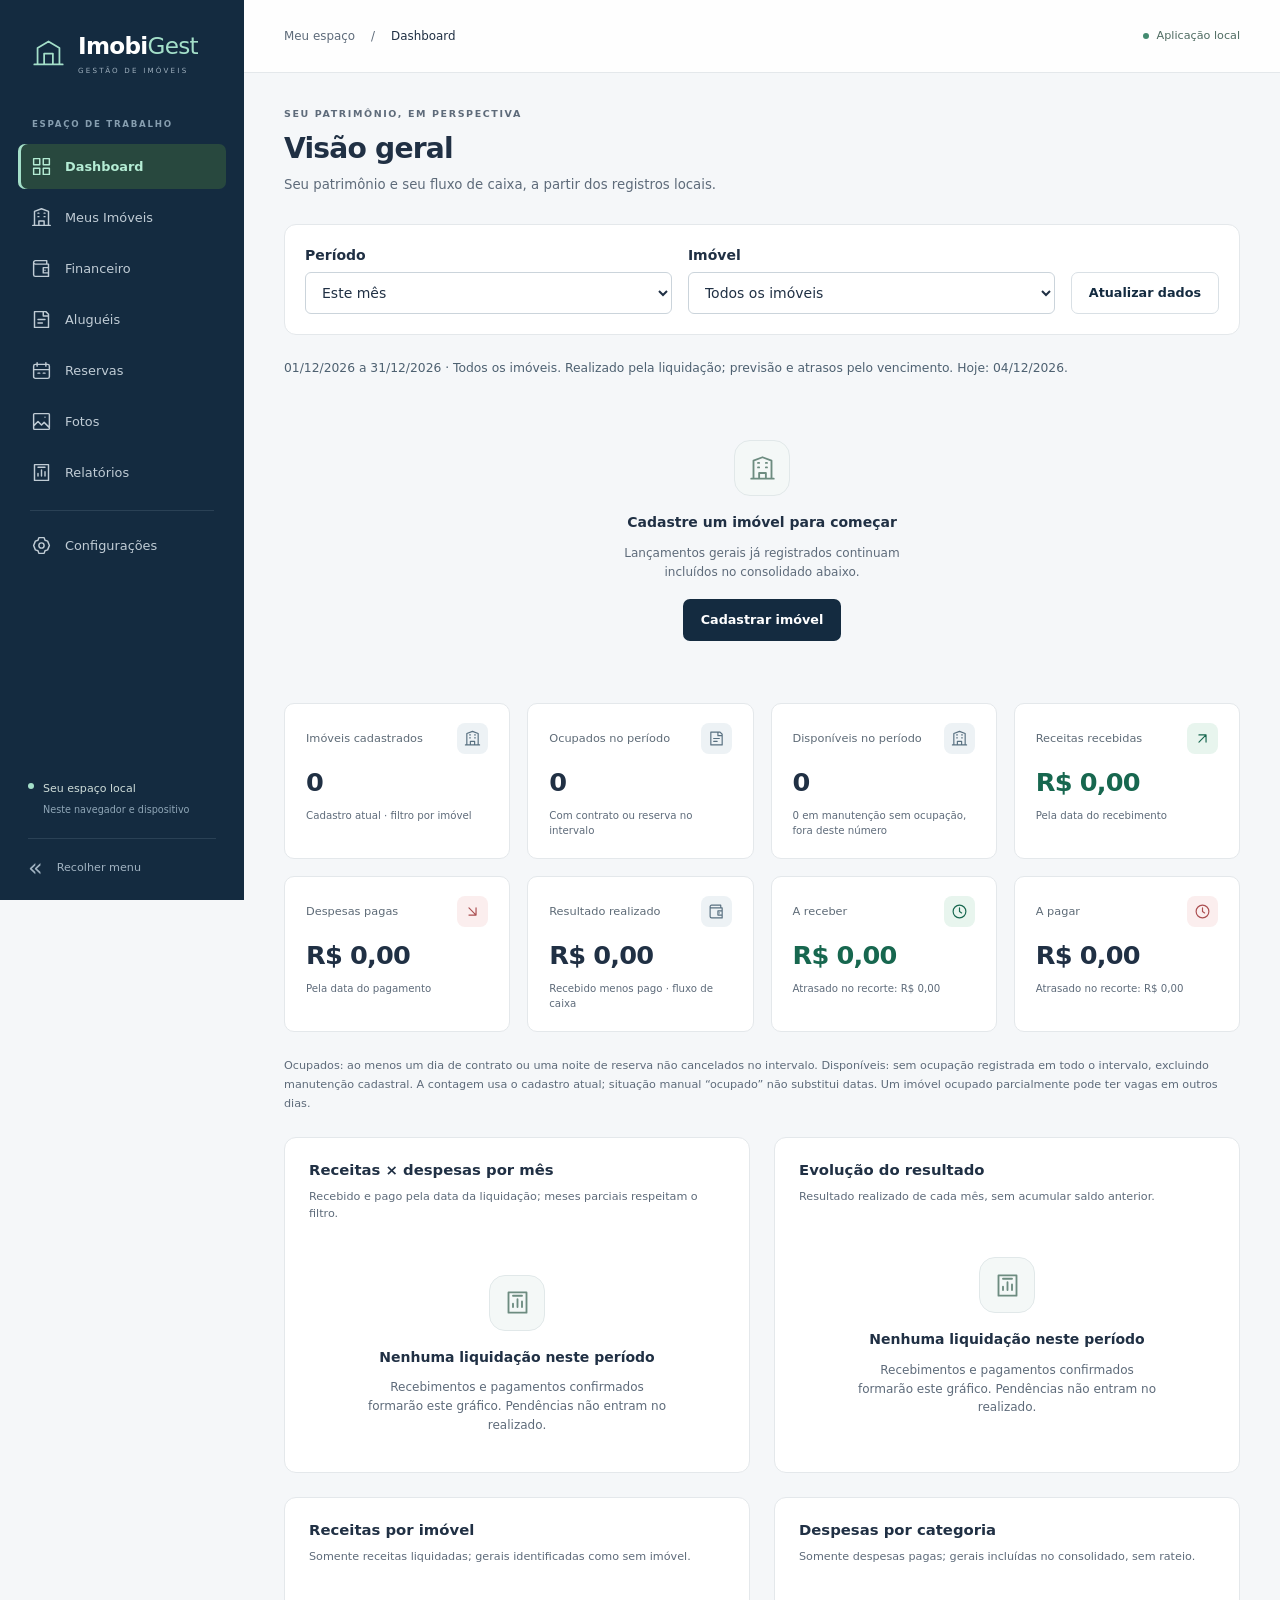
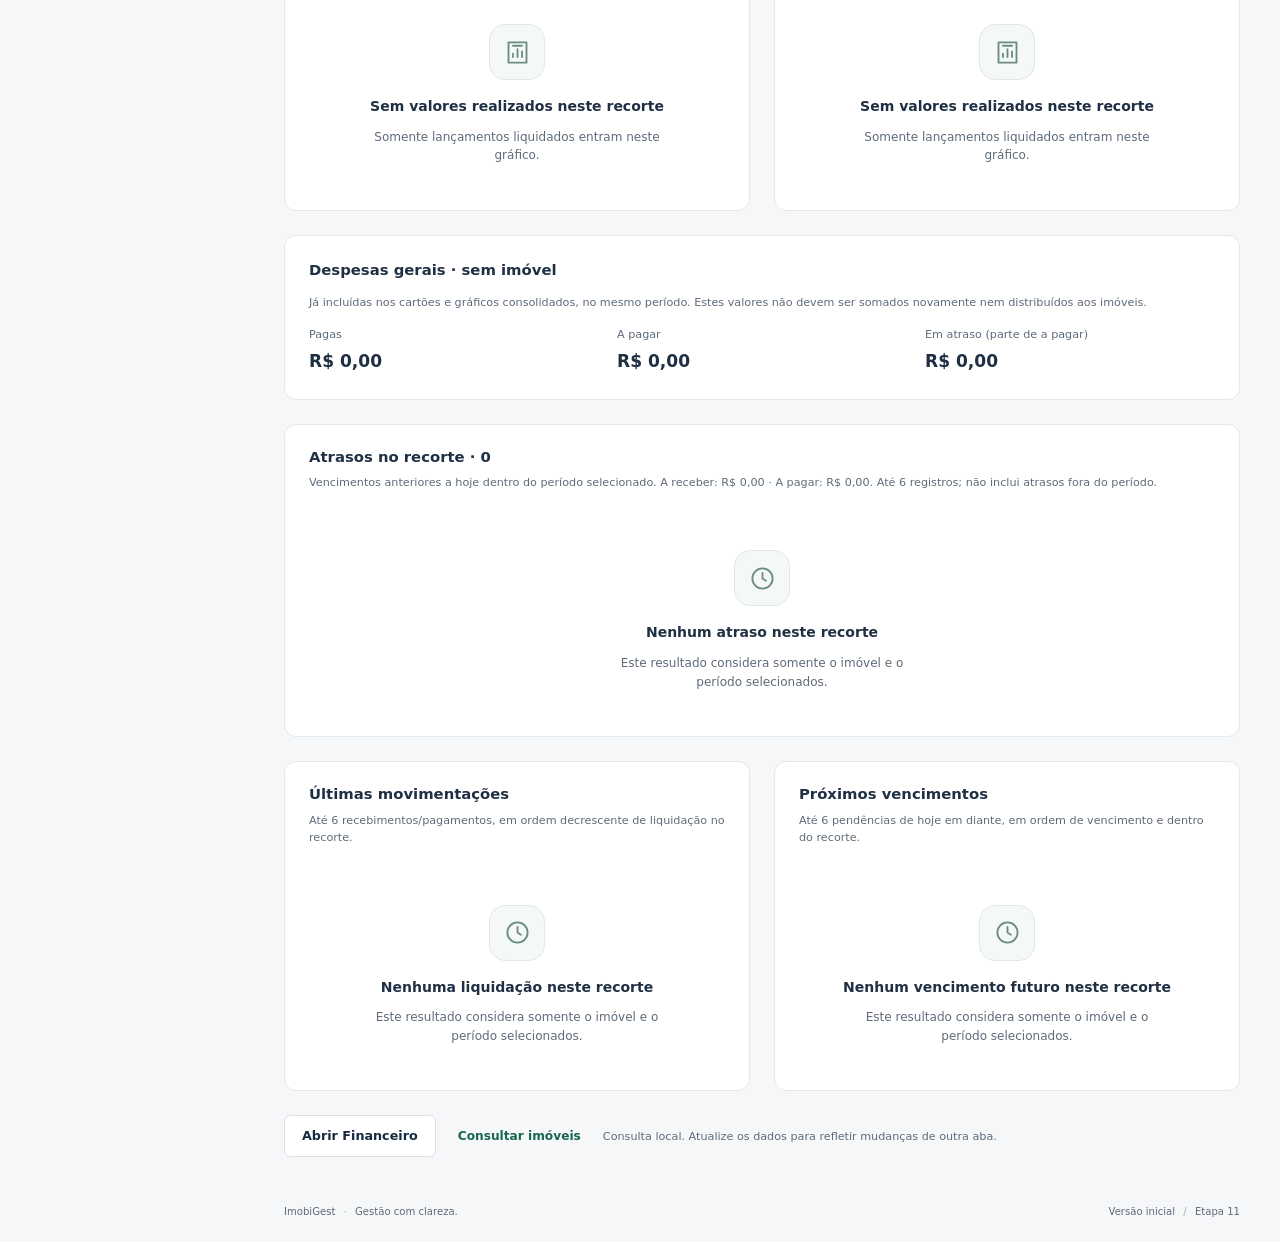
<file: index.html>
<!doctype html>
<html lang="pt-BR">
  <head>
    <meta charset="UTF-8">
    <meta name="viewport" content="width=device-width, initial-scale=1">
    <meta name="theme-color" content="#142b40">
    <meta name="description" content="ImobiGest — organização local do seu patrimônio imobiliário.">
    <title>ImobiGest</title>
    <link rel="icon" href="data:image/svg+xml,%3Csvg xmlns='http://www.w3.org/2000/svg' viewBox='0 0 32 32'%3E%3Crect width='32' height='32' rx='8' fill='%23142b40'/%3E%3Cpath d='M8 25V12l8-5 8 5v13M13 25v-8h6v8' fill='none' stroke='%2394dec6' stroke-width='2'/%3E%3C/svg%3E">
    <link rel="stylesheet" href="./css/style.css">
    <link rel="stylesheet" href="./css/responsive.css">
    <script type="module" src="./js/app.js"></script>
  </head>
  <body>
    <a class="skip-link" href="#main-content">Pular para o conteúdo</a>
    <div class="app-shell" id="app-shell">
      <aside class="sidebar" id="sidebar" aria-label="Menu principal">
        <a class="brand" href="#/dashboard" aria-label="ImobiGest — Dashboard">
          <span class="brand-mark" aria-hidden="true"><svg viewBox="0 0 32 32" fill="none"><path d="M6 26V11L16 5l10 6v15M12 26V16h8v10M3 26h26"/></svg></span>
          <span class="brand-copy">Imobi<span>Gest</span><small>GESTÃO DE IMÓVEIS</small></span>
        </a>
        <button class="icon-button mobile-close" id="close-menu" type="button" aria-label="Fechar menu">×</button>
        <p class="nav-caption">ESPAÇO DE TRABALHO</p>
        <nav aria-label="Seções do sistema" id="main-navigation"></nav>
        <div class="sidebar-bottom">
          <div class="local-note"><span class="local-dot" aria-hidden="true"></span><div><strong>Seu espaço local</strong><p>Neste navegador e dispositivo</p></div></div>
          <button class="sidebar-toggle" id="collapse-menu" type="button" aria-controls="sidebar" aria-expanded="true"><span aria-hidden="true">«</span><span class="toggle-label">Recolher menu</span></button>
        </div>
      </aside>
      <button class="menu-backdrop" id="menu-backdrop" type="button" aria-label="Fechar menu" hidden tabindex="-1"></button>
      <div class="workspace" id="workspace">
        <header class="topbar">
          <div class="topbar-location"><button class="icon-button mobile-menu" id="open-menu" type="button" aria-label="Abrir menu" aria-controls="sidebar" aria-expanded="false"><svg viewBox="0 0 24 24" aria-hidden="true"><path d="M4 6h16M4 12h16M4 18h16"/></svg></button><span class="workspace-label">Meu espaço</span><span class="breadcrumb-separator" aria-hidden="true">/</span><span id="breadcrumb">Dashboard</span></div>
          <span class="local-badge"><span class="local-dot" aria-hidden="true"></span>Aplicação local</span>
        </header>
        <main id="main-content" tabindex="-1"></main>
        <footer class="app-footer"><span>ImobiGest <span aria-hidden="true">·</span> Gestão com clareza.</span><span>Versão inicial <span aria-hidden="true">/</span> Etapa 11</span></footer>
      </div>
    </div>
    <div class="toast-region" id="toast-region" aria-live="polite" aria-atomic="false"></div>
    <noscript><div class="noscript-message">Ative o JavaScript para navegar no ImobiGest. Abra o projeto por um servidor HTTP local, como o Live Server.</div></noscript>
  </body>
</html>
</file>
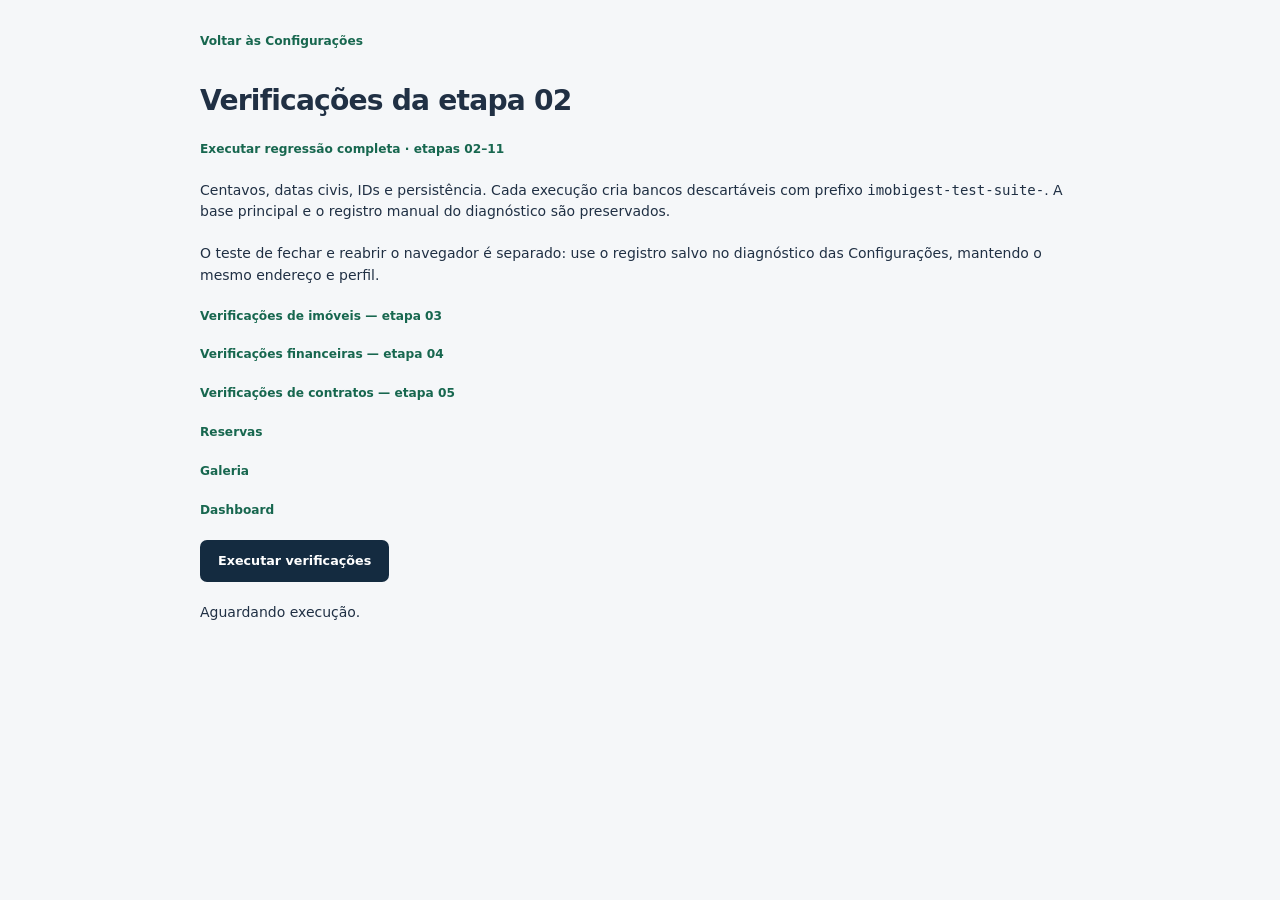
<file: tests/index.html>
<!doctype html>
<html lang="pt-BR">
<head>
  <meta charset="UTF-8">
  <meta name="viewport" content="width=device-width, initial-scale=1">
  <title>Verificações da etapa 02 | ImobiGest</title>
  <link rel="icon" href="data:,">
  <link rel="stylesheet" href="../css/style.css">
  <link rel="stylesheet" href="./tests.css">
  <script type="module" src="./runner.js"></script>
</head>
<body>
  <main class="test-page">
    <a class="text-link" href="../index.html#/configuracoes">Voltar às Configurações</a>
    <h1>Verificações da etapa 02</h1>
    <p><a class="text-link" href="./todas.html">Executar regressão completa · etapas 02–11</a></p>
    <p>Centavos, datas civis, IDs e persistência. Cada execução cria bancos descartáveis com prefixo <code>imobigest-test-suite-</code>. A base principal e o registro manual do diagnóstico são preservados.</p>
    <p>O teste de fechar e reabrir o navegador é separado: use o registro salvo no diagnóstico das Configurações, mantendo o mesmo endereço e perfil.</p>
    <a class="text-link" href="./imoveis.html">Verificações de imóveis — etapa 03</a>
    <a class="text-link" href="./financeiro.html">Verificações financeiras — etapa 04</a>
    <a class="text-link" href="./alugueis.html">Verificações de contratos — etapa 05</a>
    <a class="text-link" href="./reservas.html">Reservas</a>
    <a class="text-link" href="./galeria.html">Galeria</a>
    <a class="text-link" href="./dashboard.html">Dashboard</a>
    <button id="run-tests" class="button button-primary" type="button">Executar verificações</button>
    <p id="test-summary" role="status">Aguardando execução.</p>
    <ol id="test-results" aria-label="Resultados das verificações"></ol>
    <noscript>Ative o JavaScript e abra esta página pelo Live Server.</noscript>
  </main>
</body>
</html>
</file>
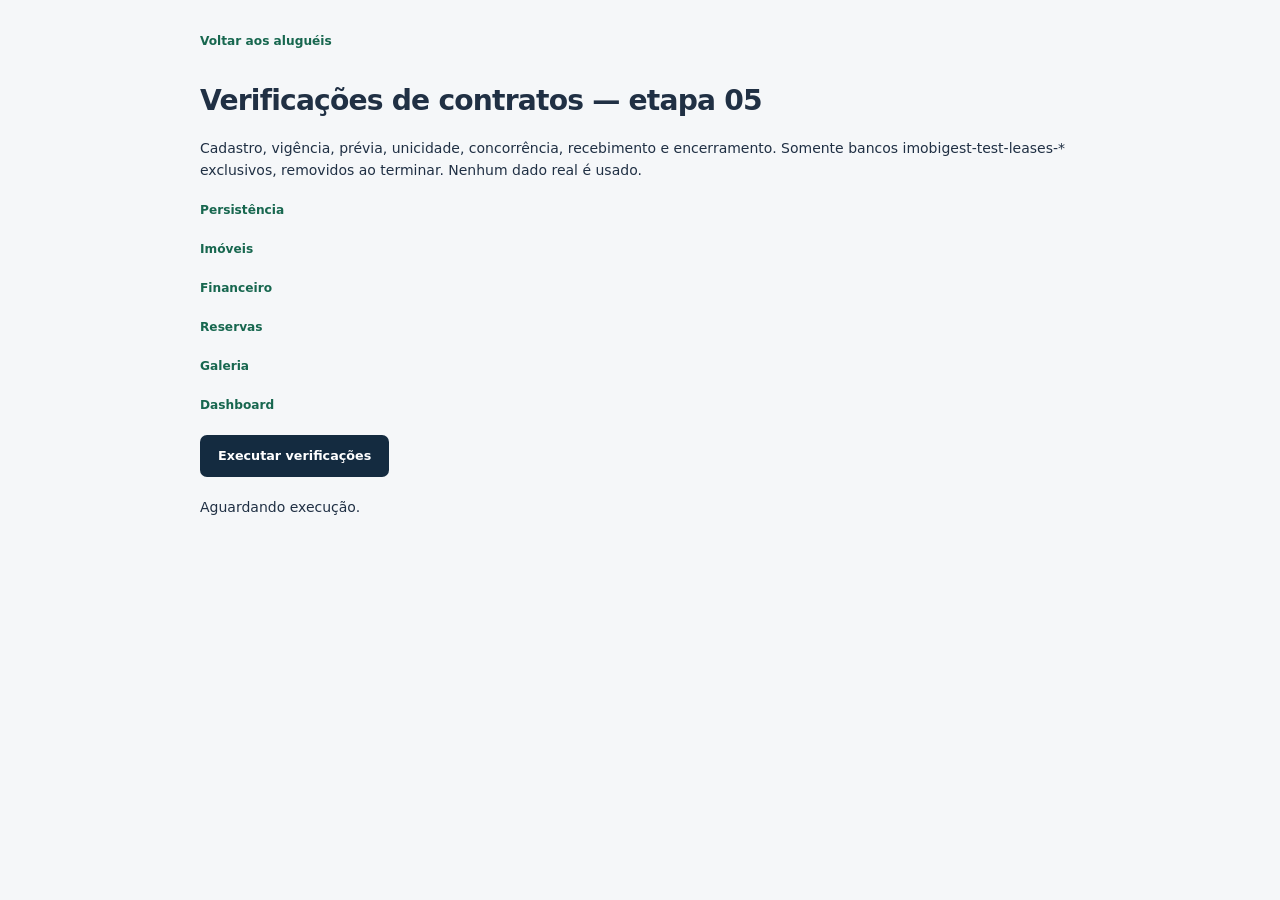
<file: tests/alugueis.html>
<!doctype html>
<html lang="pt-BR">
<head>
  <meta charset="UTF-8">
  <meta name="viewport" content="width=device-width, initial-scale=1">
  <title>Verificações de contratos | ImobiGest</title>
  <link rel="icon" href="data:,">
  <link rel="stylesheet" href="../css/style.css">
  <link rel="stylesheet" href="./tests.css">
  <script type="module" src="./runner.js"></script>
</head>
<body data-suite="05">
  <main class="test-page">
    <a class="text-link" href="../index.html#/alugueis">Voltar aos aluguéis</a>
    <h1>Verificações de contratos — etapa 05</h1>
    <p>Cadastro, vigência, prévia, unicidade, concorrência, recebimento e encerramento. Somente bancos imobigest-test-leases-* exclusivos, removidos ao terminar. Nenhum dado real é usado.</p>
    <a class="text-link" href="./index.html">Persistência</a>
    <a class="text-link" href="./imoveis.html">Imóveis</a>
    <a class="text-link" href="./financeiro.html">Financeiro</a>
    <a class="text-link" href="./reservas.html">Reservas</a>
    <a class="text-link" href="./galeria.html">Galeria</a>
    <a class="text-link" href="./dashboard.html">Dashboard</a>
    <button id="run-tests" class="button button-primary" type="button">Executar verificações</button>
    <p id="test-summary" role="status">Aguardando execução.</p>
    <ol id="test-results" aria-label="Resultados das verificações"></ol>
  </main>
</body>
</html>
</file>
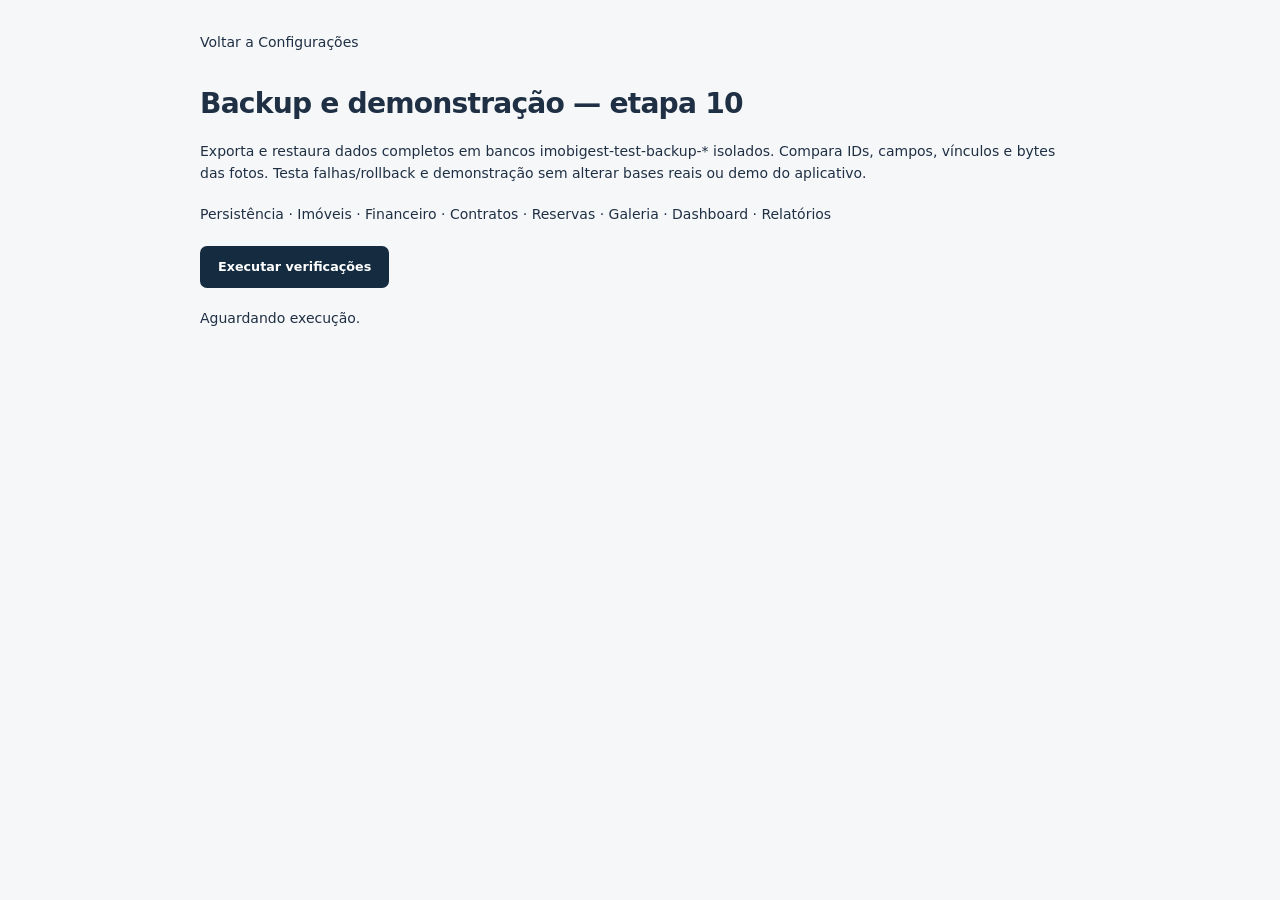
<file: tests/backup.html>
<!doctype html>
<html lang="pt-BR">
<head>
  <meta charset="UTF-8"><meta name="viewport" content="width=device-width, initial-scale=1">
  <title>Backup e demonstração | ImobiGest</title>
  <link rel="icon" href="data:,"><link rel="stylesheet" href="../css/style.css"><link rel="stylesheet" href="./tests.css">
  <script type="module" src="./runner.js"></script>
</head>
<body data-suite="10">
  <main class="test-page">
    <a href="../index.html#/configuracoes">Voltar a Configurações</a>
    <h1>Backup e demonstração — etapa 10</h1>
    <p>Exporta e restaura dados completos em bancos imobigest-test-backup-* isolados. Compara IDs, campos, vínculos e bytes das fotos. Testa falhas/rollback e demonstração sem alterar bases reais ou demo do aplicativo.</p>
    <nav aria-label="Outras verificações"><a href="./index.html">Persistência</a> · <a href="./imoveis.html">Imóveis</a> · <a href="./financeiro.html">Financeiro</a> · <a href="./alugueis.html">Contratos</a> · <a href="./reservas.html">Reservas</a> · <a href="./galeria.html">Galeria</a> · <a href="./dashboard.html">Dashboard</a> · <a href="./relatorios.html">Relatórios</a></nav>
    <button id="run-tests" class="button button-primary" type="button">Executar verificações</button>
    <p id="test-summary" role="status">Aguardando execução.</p>
    <ol id="test-results" aria-label="Resultados das verificações"></ol>
  </main>
</body>
</html>
</file>
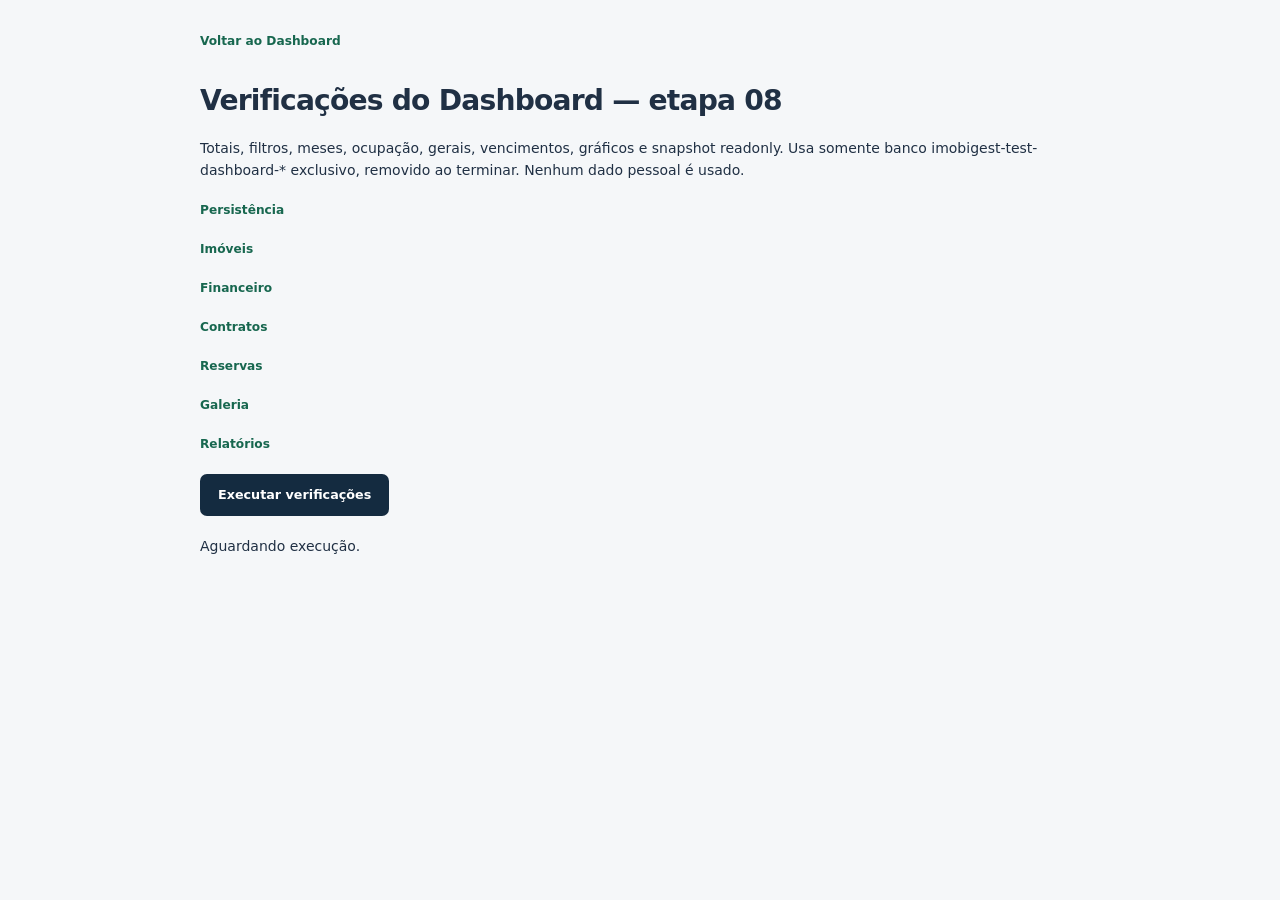
<file: tests/dashboard.html>
<!doctype html>
<html lang="pt-BR">
<head>
  <meta charset="UTF-8">
  <meta name="viewport" content="width=device-width, initial-scale=1">
  <title>Verificações do Dashboard | ImobiGest</title>
  <link rel="icon" href="data:,">
  <link rel="stylesheet" href="../css/style.css">
  <link rel="stylesheet" href="./tests.css">
  <script type="module" src="./runner.js"></script>
</head>
<body data-suite="08">
  <main class="test-page">
    <a class="text-link" href="../index.html#/dashboard">Voltar ao Dashboard</a>
    <h1>Verificações do Dashboard — etapa 08</h1>
    <p>Totais, filtros, meses, ocupação, gerais, vencimentos, gráficos e snapshot readonly. Usa somente banco imobigest-test-dashboard-* exclusivo, removido ao terminar. Nenhum dado pessoal é usado.</p>
    <a class="text-link" href="./index.html">Persistência</a>
    <a class="text-link" href="./imoveis.html">Imóveis</a>
    <a class="text-link" href="./financeiro.html">Financeiro</a>
    <a class="text-link" href="./alugueis.html">Contratos</a>
    <a class="text-link" href="./reservas.html">Reservas</a>
    <a class="text-link" href="./galeria.html">Galeria</a>
    <a class="text-link" href="./relatorios.html">Relatórios</a>
    <button id="run-tests" class="button button-primary" type="button">Executar verificações</button>
    <p id="test-summary" role="status">Aguardando execução.</p>
    <ol id="test-results" aria-label="Resultados das verificações"></ol>
  </main>
</body>
</html>
</file>
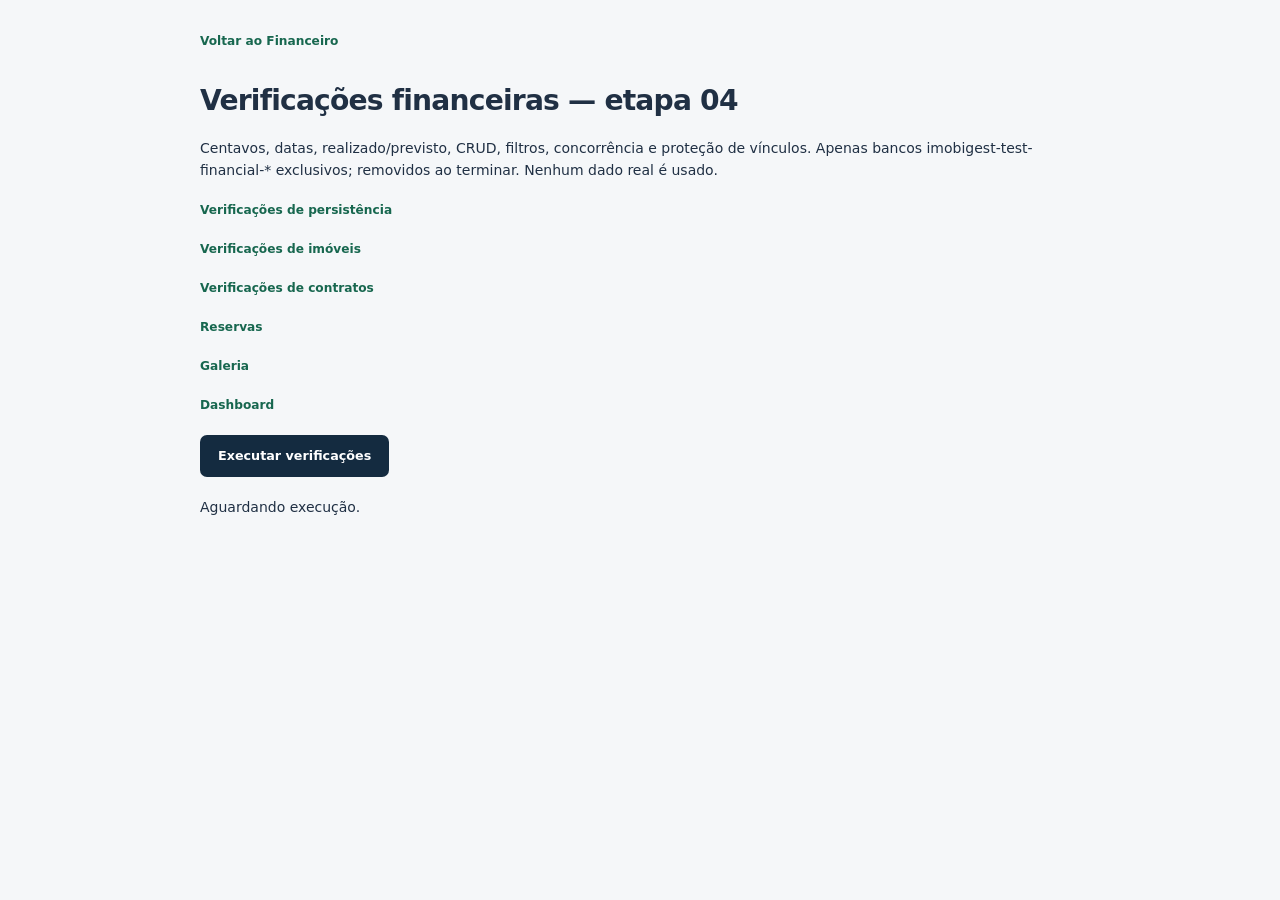
<file: tests/financeiro.html>
<!doctype html>
<html lang="pt-BR">
<head>
  <meta charset="UTF-8">
  <meta name="viewport" content="width=device-width, initial-scale=1">
  <title>Verificações financeiras | ImobiGest</title>
  <link rel="icon" href="data:,">
  <link rel="stylesheet" href="../css/style.css">
  <link rel="stylesheet" href="./tests.css">
  <script type="module" src="./runner.js"></script>
</head>
<body data-suite="04">
  <main class="test-page">
    <a class="text-link" href="../index.html#/financeiro">Voltar ao Financeiro</a>
    <h1>Verificações financeiras — etapa 04</h1>
    <p>Centavos, datas, realizado/previsto, CRUD, filtros, concorrência e proteção de vínculos. Apenas bancos imobigest-test-financial-* exclusivos; removidos ao terminar. Nenhum dado real é usado.</p>
    <a class="text-link" href="./index.html">Verificações de persistência</a>
    <a class="text-link" href="./imoveis.html">Verificações de imóveis</a>
    <a class="text-link" href="./alugueis.html">Verificações de contratos</a>
    <a class="text-link" href="./reservas.html">Reservas</a>
    <a class="text-link" href="./galeria.html">Galeria</a>
    <a class="text-link" href="./dashboard.html">Dashboard</a>
    <button id="run-tests" class="button button-primary" type="button">Executar verificações</button>
    <p id="test-summary" role="status">Aguardando execução.</p>
    <ol id="test-results" aria-label="Resultados das verificações"></ol>
  </main>
</body>
</html>
</file>
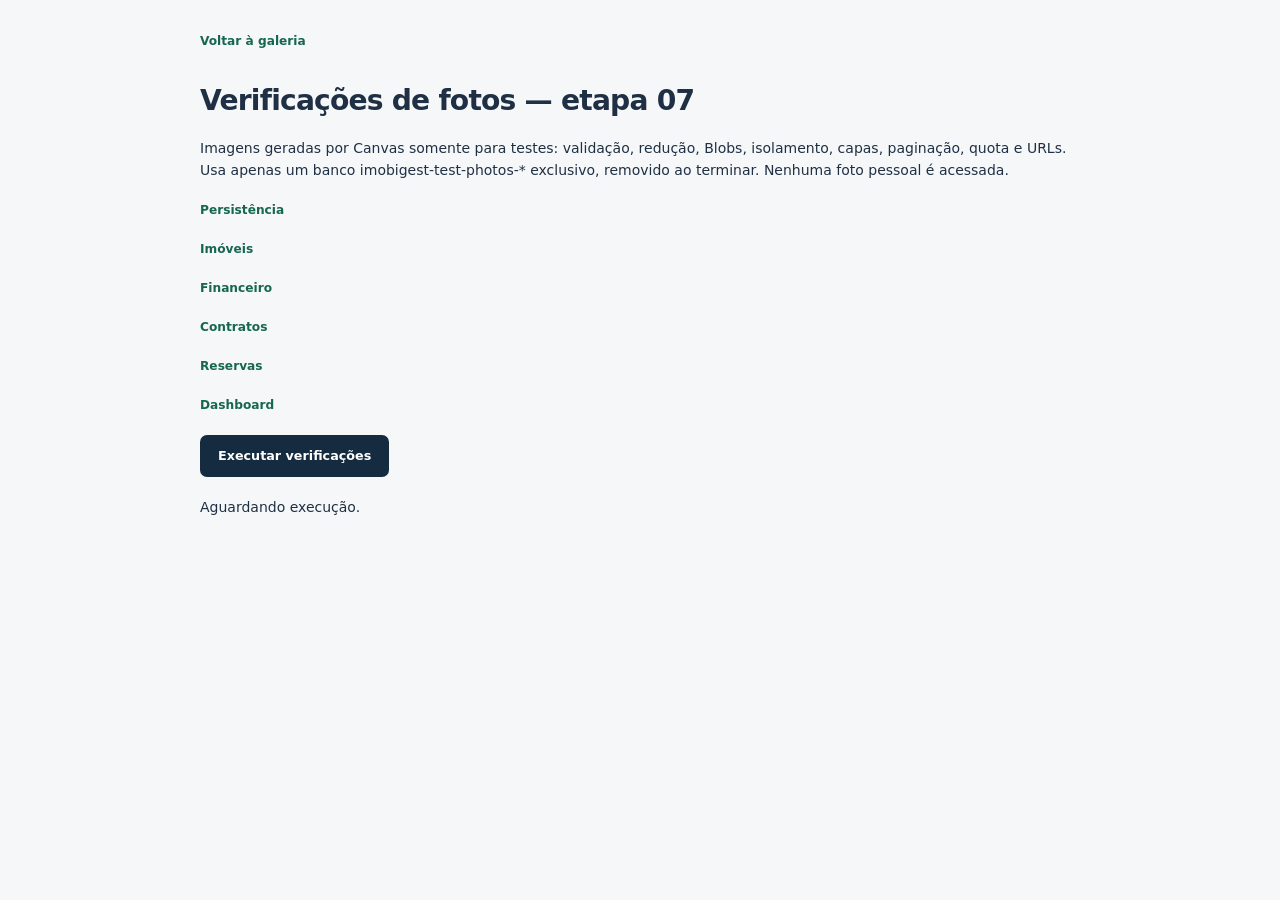
<file: tests/galeria.html>
<!doctype html>
<html lang="pt-BR">
<head>
  <meta charset="UTF-8">
  <meta name="viewport" content="width=device-width, initial-scale=1">
  <title>Verificações da galeria | ImobiGest</title>
  <link rel="icon" href="data:,">
  <link rel="stylesheet" href="../css/style.css">
  <link rel="stylesheet" href="./tests.css">
  <script type="module" src="./runner.js"></script>
</head>
<body data-suite="07">
  <main class="test-page">
    <a class="text-link" href="../index.html#/fotos">Voltar à galeria</a>
    <h1>Verificações de fotos — etapa 07</h1>
    <p>Imagens geradas por Canvas somente para testes: validação, redução, Blobs, isolamento, capas, paginação, quota e URLs. Usa apenas um banco imobigest-test-photos-* exclusivo, removido ao terminar. Nenhuma foto pessoal é acessada.</p>
    <a class="text-link" href="./index.html">Persistência</a>
    <a class="text-link" href="./imoveis.html">Imóveis</a>
    <a class="text-link" href="./financeiro.html">Financeiro</a>
    <a class="text-link" href="./alugueis.html">Contratos</a>
    <a class="text-link" href="./reservas.html">Reservas</a>
    <a class="text-link" href="./dashboard.html">Dashboard</a>
    <button id="run-tests" class="button button-primary" type="button">Executar verificações</button>
    <p id="test-summary" role="status">Aguardando execução.</p>
    <ol id="test-results" aria-label="Resultados das verificações"></ol>
  </main>
</body>
</html>
</file>
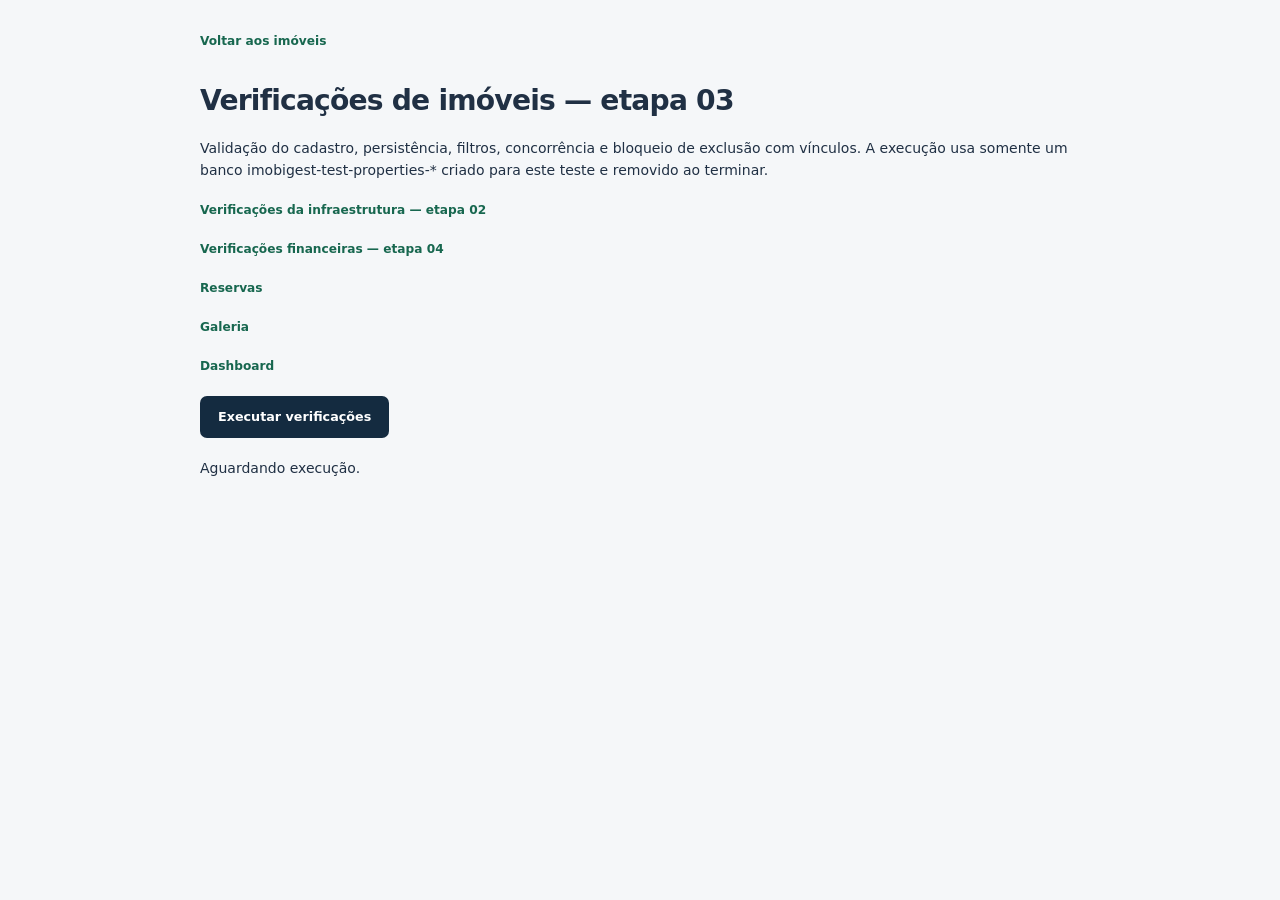
<file: tests/imoveis.html>
<!doctype html>
<html lang="pt-BR">
<head>
  <meta charset="UTF-8">
  <meta name="viewport" content="width=device-width, initial-scale=1">
  <title>Verificações de imóveis | ImobiGest</title>
  <link rel="icon" href="data:,">
  <link rel="stylesheet" href="../css/style.css">
  <link rel="stylesheet" href="./tests.css">
  <script type="module" src="./runner.js"></script>
</head>
<body data-suite="03">
  <main class="test-page">
    <a class="text-link" href="../index.html#/imoveis">Voltar aos imóveis</a>
    <h1>Verificações de imóveis — etapa 03</h1>
    <p>Validação do cadastro, persistência, filtros, concorrência e bloqueio de exclusão com vínculos. A execução usa somente um banco imobigest-test-properties-* criado para este teste e removido ao terminar.</p>
    <a class="text-link" href="./index.html">Verificações da infraestrutura — etapa 02</a>
    <a class="text-link" href="./financeiro.html">Verificações financeiras — etapa 04</a>
    <a class="text-link" href="./reservas.html">Reservas</a>
    <a class="text-link" href="./galeria.html">Galeria</a>
    <a class="text-link" href="./dashboard.html">Dashboard</a>
    <button id="run-tests" class="button button-primary" type="button">Executar verificações</button>
    <p id="test-summary" role="status">Aguardando execução.</p>
    <ol id="test-results" aria-label="Resultados das verificações"></ol>
  </main>
</body>
</html>
</file>
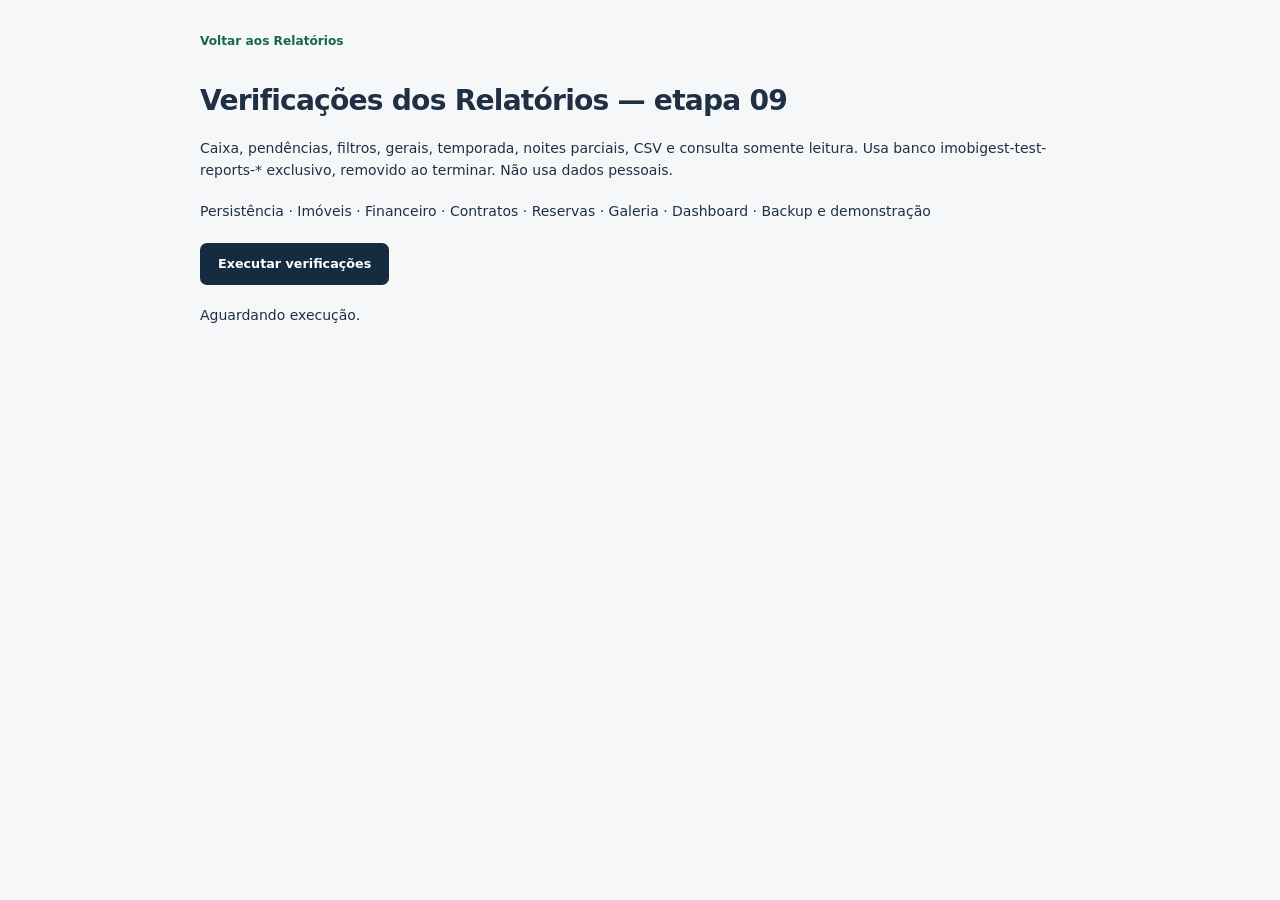
<file: tests/relatorios.html>
<!doctype html>
<html lang="pt-BR">
<head>
  <meta charset="UTF-8">
  <meta name="viewport" content="width=device-width, initial-scale=1">
  <title>Verificações dos Relatórios | ImobiGest</title>
  <link rel="icon" href="data:,">
  <link rel="stylesheet" href="../css/style.css">
  <link rel="stylesheet" href="./tests.css">
  <script type="module" src="./runner.js"></script>
</head>
<body data-suite="09">
  <main class="test-page">
    <a class="text-link" href="../index.html#/relatorios">Voltar aos Relatórios</a>
    <h1>Verificações dos Relatórios — etapa 09</h1>
    <p>Caixa, pendências, filtros, gerais, temporada, noites parciais, CSV e consulta somente leitura. Usa banco imobigest-test-reports-* exclusivo, removido ao terminar. Não usa dados pessoais.</p>
    <nav aria-label="Outras verificações">
      <a href="./index.html">Persistência</a> · <a href="./imoveis.html">Imóveis</a> · <a href="./financeiro.html">Financeiro</a> · <a href="./alugueis.html">Contratos</a> · <a href="./reservas.html">Reservas</a> · <a href="./galeria.html">Galeria</a> · <a href="./dashboard.html">Dashboard</a> · <a href="./backup.html">Backup e demonstração</a>
    </nav>
    <button id="run-tests" class="button button-primary" type="button">Executar verificações</button>
    <p id="test-summary" role="status">Aguardando execução.</p>
    <ol id="test-results" aria-label="Resultados das verificações"></ol>
  </main>
</body>
</html>
</file>
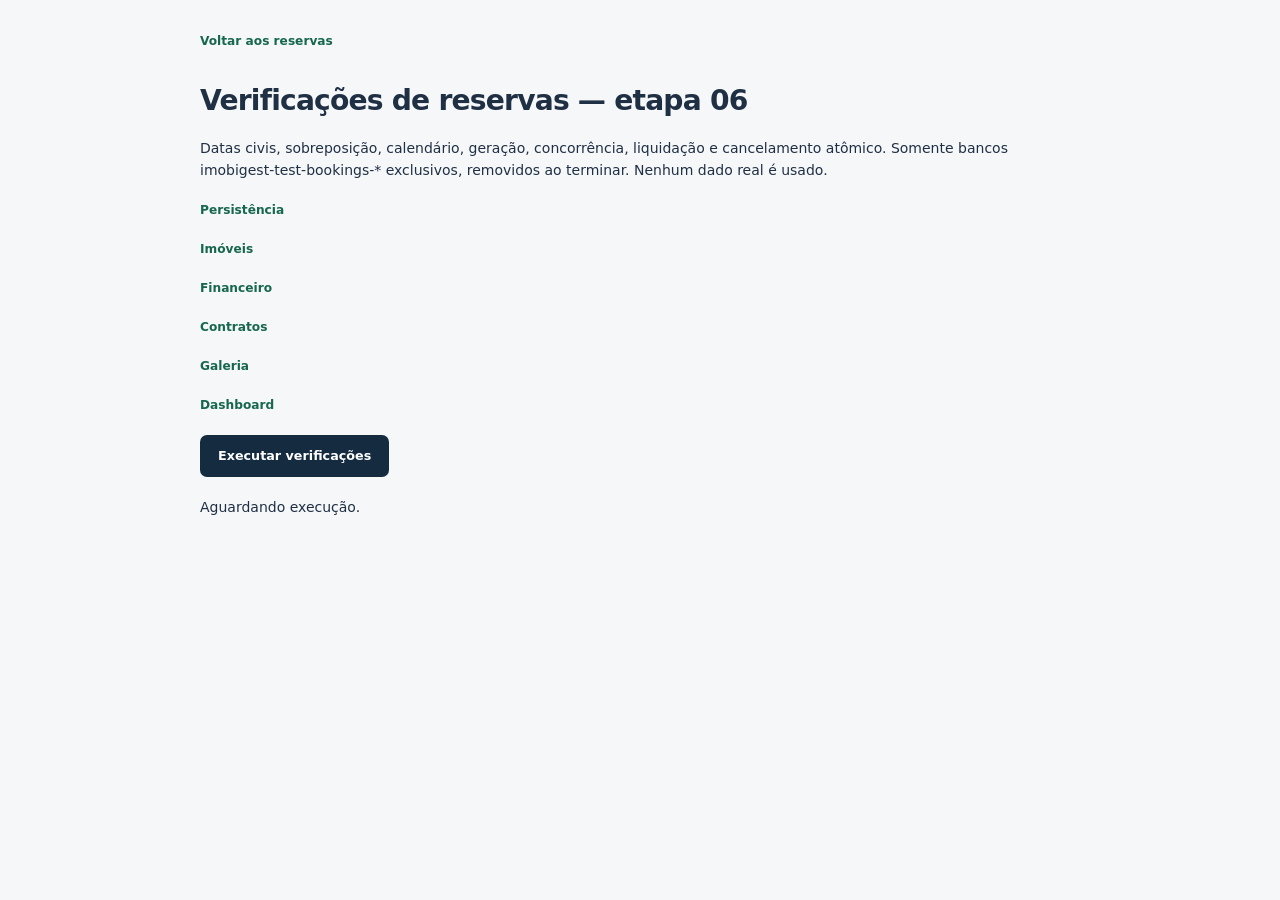
<file: tests/reservas.html>
<!doctype html>
<html lang="pt-BR">
<head>
  <meta charset="UTF-8">
  <meta name="viewport" content="width=device-width, initial-scale=1">
  <title>Verificações de reservas | ImobiGest</title>
  <link rel="icon" href="data:,">
  <link rel="stylesheet" href="../css/style.css">
  <link rel="stylesheet" href="./tests.css">
  <script type="module" src="./runner.js"></script>
</head>
<body data-suite="06">
  <main class="test-page">
    <a class="text-link" href="../index.html#/reservas">Voltar aos reservas</a>
    <h1>Verificações de reservas — etapa 06</h1>
    <p>Datas civis, sobreposição, calendário, geração, concorrência, liquidação e cancelamento atômico. Somente bancos imobigest-test-bookings-* exclusivos, removidos ao terminar. Nenhum dado real é usado.</p>
    <a class="text-link" href="./index.html">Persistência</a>
    <a class="text-link" href="./imoveis.html">Imóveis</a>
    <a class="text-link" href="./financeiro.html">Financeiro</a>
    <a class="text-link" href="./alugueis.html">Contratos</a>
    <a class="text-link" href="./galeria.html">Galeria</a>
    <a class="text-link" href="./dashboard.html">Dashboard</a>
    <button id="run-tests" class="button button-primary" type="button">Executar verificações</button>
    <p id="test-summary" role="status">Aguardando execução.</p>
    <ol id="test-results" aria-label="Resultados das verificações"></ol>
  </main>
</body>
</html>
</file>
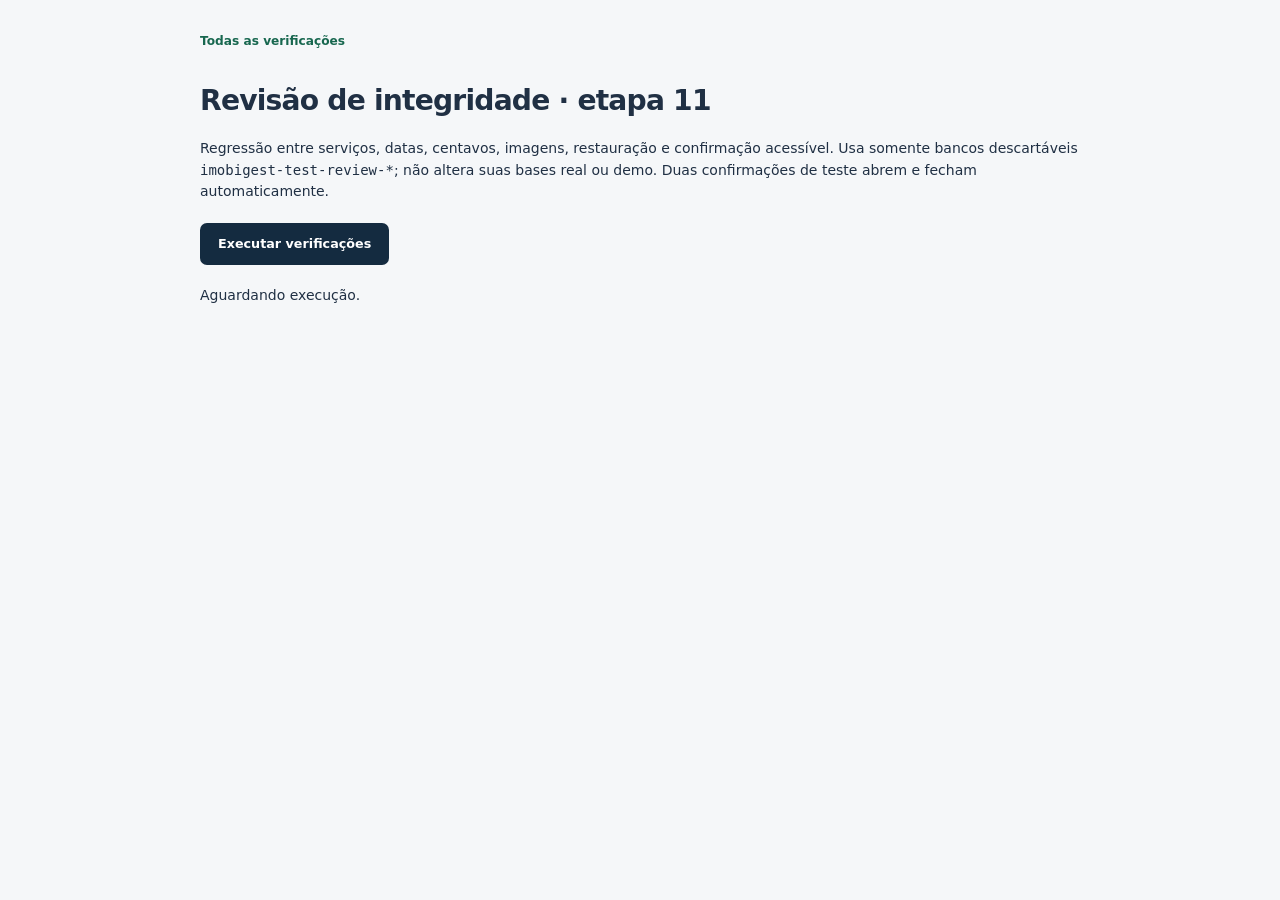
<file: tests/revisao.html>
<!doctype html>
<html lang="pt-BR">
<head>
  <meta charset="UTF-8"><meta name="viewport" content="width=device-width, initial-scale=1">
  <title>Revisão de integridade | ImobiGest</title><link rel="icon" href="data:,">
  <link rel="stylesheet" href="../css/style.css"><link rel="stylesheet" href="./tests.css">
  <script type="module" src="./runner.js"></script>
</head>
<body data-suite="11">
  <main class="test-page">
    <a class="text-link" href="./todas.html">Todas as verificações</a>
    <h1>Revisão de integridade · etapa 11</h1>
    <p>Regressão entre serviços, datas, centavos, imagens, restauração e confirmação acessível. Usa somente bancos descartáveis <code>imobigest-test-review-*</code>; não altera suas bases real ou demo. Duas confirmações de teste abrem e fecham automaticamente.</p>
    <button id="run-tests" class="button button-primary" type="button">Executar verificações</button>
    <p id="test-summary" role="status">Aguardando execução.</p>
    <ol id="test-results" aria-label="Resultados das verificações"></ol>
    <noscript>Ative JavaScript e abra pelo Live Server.</noscript>
  </main>
</body>
</html>
</file>
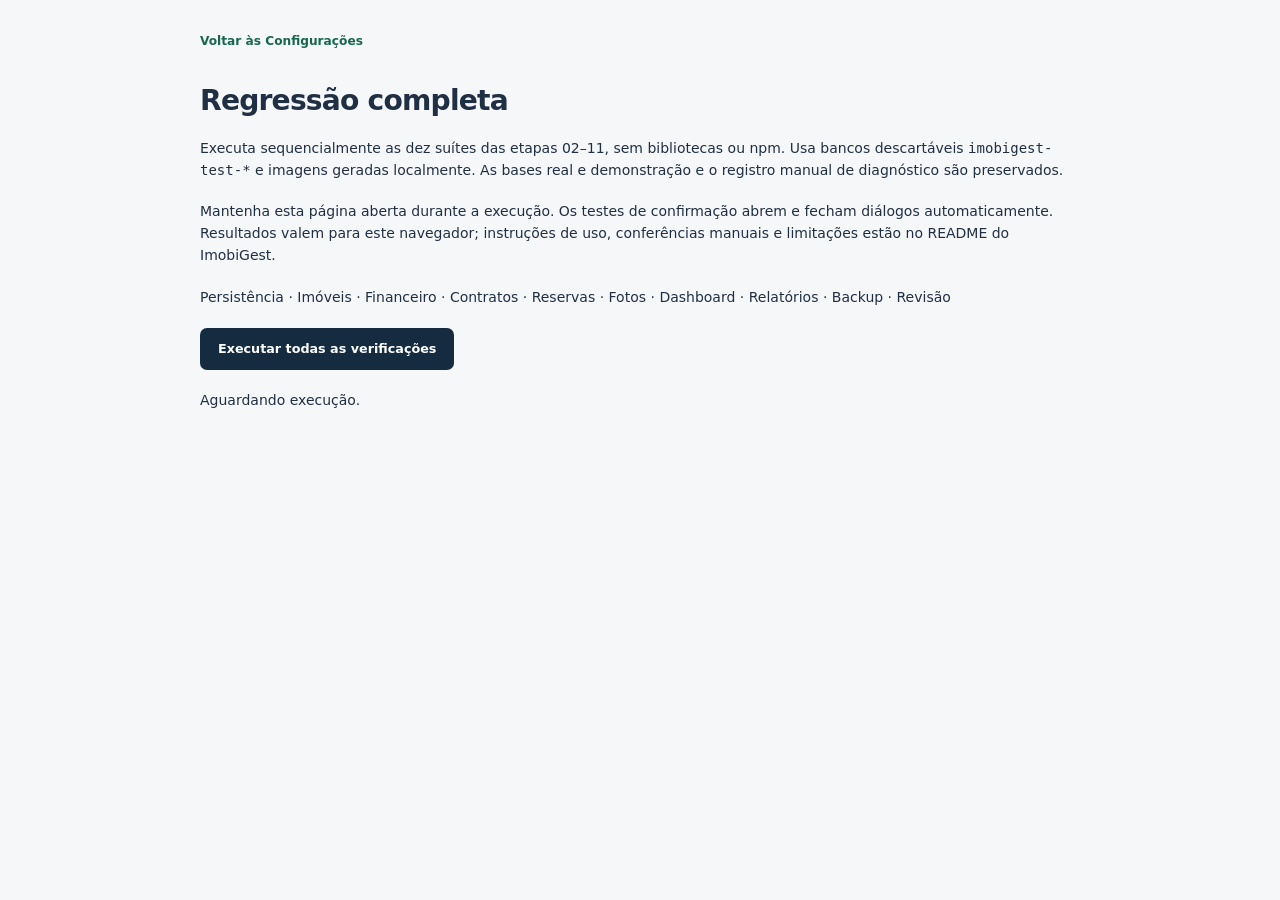
<file: tests/todas.html>
<!doctype html>
<html lang="pt-BR">
<head>
  <meta charset="UTF-8"><meta name="viewport" content="width=device-width, initial-scale=1">
  <title>Regressão completa | ImobiGest</title><link rel="icon" href="data:,">
  <link rel="stylesheet" href="../css/style.css"><link rel="stylesheet" href="./tests.css">
  <script type="module" src="./runner.js"></script>
</head>
<body data-suite="all">
  <main class="test-page">
    <a class="text-link" href="../index.html#/configuracoes">Voltar às Configurações</a>
    <h1>Regressão completa</h1>
    <p>Executa sequencialmente as dez suítes das etapas 02–11, sem bibliotecas ou npm. Usa bancos descartáveis <code>imobigest-test-*</code> e imagens geradas localmente. As bases real e demonstração e o registro manual de diagnóstico são preservados.</p>
    <p>Mantenha esta página aberta durante a execução. Os testes de confirmação abrem e fecham diálogos automaticamente. Resultados valem para este navegador; instruções de uso, conferências manuais e limitações estão no <a href="../README.md">README do ImobiGest</a>.</p>
    <nav aria-label="Suítes individuais">
      <a href="./index.html">Persistência</a> · <a href="./imoveis.html">Imóveis</a> · <a href="./financeiro.html">Financeiro</a> · <a href="./alugueis.html">Contratos</a> · <a href="./reservas.html">Reservas</a> · <a href="./galeria.html">Fotos</a> · <a href="./dashboard.html">Dashboard</a> · <a href="./relatorios.html">Relatórios</a> · <a href="./backup.html">Backup</a> · <a href="./revisao.html">Revisão</a>
    </nav>
    <button id="run-tests" class="button button-primary" type="button">Executar todas as verificações</button>
    <p id="test-summary" role="status">Aguardando execução.</p>
    <ol id="test-results" aria-label="Resultados das verificações"></ol>
    <noscript>Ative JavaScript e abra pelo Live Server.</noscript>
  </main>
</body>
</html>
</file>
<file: css/style.css>
@layer reset, base, components, layout, responsive, print;

@layer components {
  .data-settings { display: grid; gap: 24px; min-width: 0; }
  .data-settings > .panel { padding: 24px; min-width: 0; }
  .data-controls { display: flex; flex-direction: column; align-items: flex-start; gap: 16px; border: 0; margin: 20px 0; padding: 0; min-width: 0; }
  .data-controls > * { max-width: 100%; }
  .data-controls input[type=file] { width: 100%; min-width: 0; }
  .data-controls button { white-space: normal; }
  .backup-preview { width: 100%; overflow-wrap: anywhere; }
  .backup-preview h3 { margin-bottom: 12px; }
  .backup-preview .settings-facts { margin: 16px 0; }
  .backup-preserved { display: flex; gap: 12px; align-items: flex-start; line-height: 1.6; }
  .backup-preserved input { width: 20px; height: 20px; flex: 0 0 20px; margin-top: 3px; }
  .data-status { margin: 12px 0; overflow-wrap: anywhere; }
  .dataset-banner { padding: 16px 24px; background: #fff0c2; color: #624400; font-weight: 600; line-height: 1.5; overflow-wrap: anywhere; border-bottom: 1px solid #d9b748; }
}

@layer components {
  .report-filters { padding: 20px; }
  .report-filters fieldset { border: 0; padding: 0; margin: 0 0 12px; display: grid; grid-template-columns: repeat(4, minmax(0, 1fr)); gap: 16px; }
  .report-filters .field, .report-filters select, .report-filters input { min-width: 0; width: 100%; }
  .report-actions { display: flex; flex-wrap: wrap; gap: 12px; }
  .report-context { padding: 16px; border-left: 4px solid var(--green-700); background: var(--green-100); line-height: 1.7; overflow-wrap: anywhere; }
  .report-content { display: grid; gap: 24px; min-width: 0; }
  .report-section { padding: 20px; min-width: 0; }
  .report-section > .field-hint { margin: 12px 0 20px; line-height: 1.6; }
  .report-table { width: 100%; table-layout: fixed; border-collapse: collapse; font-size: .84rem; }
  .report-table th, .report-table td { padding: 12px 8px; text-align: left; white-space: normal; overflow-wrap: anywhere; vertical-align: top; border-bottom: 1px solid var(--border, #dce3e9); }
  .report-table th { background: #f1f5f8; color: var(--navy-900); font-weight: 700; }
  .report-table tbody tr:nth-child(even) { background: #f8fafb; }
}

@layer print {
  @media print {
    .reports-screen .report-filters, .reports-screen .report-actions, .reports-screen .report-export-note { display: none !important; }
    .reports-screen, .report-content { display: block; }
    .reports-screen .page-heading { display: block; margin-bottom: 12pt; }
    .report-context { color: #000; background: #fff; border: 1px solid #aaa; margin-bottom: 12pt; }
    .reports-screen .report-section { break-inside: auto; padding: 0; border: 0; margin: 16pt 0; box-shadow: none; }
    .report-section h2 { break-after: avoid; }
    .reports-screen .report-table { display: table; font-size: 8pt; }
    .reports-screen .report-table thead { display: table-header-group; position: static; }
    .reports-screen .report-table tbody { display: table-row-group; }
    .reports-screen .report-table tr { display: table-row; break-inside: avoid; }
    .reports-screen .report-table th, .reports-screen .report-table td { display: table-cell; padding: 6pt 3pt; color: #000; }
    .reports-screen .report-table td::before { display: none; }
    .reports-screen .empty-state { break-inside: avoid; }
    .reports-screen { page: reports; }
    @page reports { size: A4 landscape; margin: 16mm; }
  }
}

@layer reset {
  *, *::before, *::after { box-sizing: border-box; }
  body, h1, h2, h3, p, dl, dd { margin: 0; }
  button, input, select, textarea { font: inherit; }
  button, a { -webkit-tap-highlight-color: transparent; }
  svg { display: block; }
  [hidden] { display: none !important; }
}

@layer base {
  :root {
    color-scheme: light;
    --navy-950: #102438; --navy-900: #142b40; --navy-800: #213c51;
    --green-700: #17674f; --green-100: #e8f5ee; --mint: #a4dfc9;
    --red-700: #ab4e50; --red-100: #fbeeee; --amber-700: #846222; --amber-100: #faf2df;
    --text: #203044; --muted: #5e6b7a; --border: #e4e8eb;
    --canvas: #f5f7f9; --surface: #fff; --radius: 12px;
    --space-1: 4px; --space-2: 8px; --space-3: 12px; --space-4: 16px;
    --space-5: 20px; --space-6: 24px; --space-8: 32px; --space-10: 40px;
    --sidebar-width: 244px; --focus: #297e69;
    font-family: 'Segoe UI', system-ui, -apple-system, BlinkMacSystemFont, sans-serif;
    font-size: 14px;
  }
  body { color: var(--text); background: var(--canvas); line-height: 1.55; }
  a { color: inherit; text-decoration: none; }
  button { cursor: pointer; }
  :focus-visible { outline: 3px solid var(--focus); outline-offset: 4px; }
  h1 { font-size: clamp(1.75rem, 2.2vw, 2.2rem); font-weight: 650; line-height: 1.25; letter-spacing: -.8px; }
  h2 { font-size: 1.06rem; font-weight: 650; line-height: 1.4; }
  h3 { font-size: 1rem; font-weight: 600; }
  h1:focus { outline: none; }
  button:disabled { cursor: not-allowed; }
  ::selection { background: #ccebdd; color: var(--navy-950); }
}

@layer components {
  .lease-panel, .lease-installments, .lease-generation, .lease-list, .lease-detail { display: grid; gap: 20px; min-width: 0; }
  .lease-generation .form-summary { color: var(--muted); }
  .lease-generation .form-summary.lease-error { color: var(--red-700); }
  .lease-panel > div:last-child, .lease-installments > div { display: grid; gap: 22px; min-width: 0; }
  .lease-list { grid-template-columns: repeat(auto-fit, minmax(min(100%, 260px), 1fr)); }
  .lease-card { display: grid; align-content: start; gap: 10px; padding: 22px; border: 1px solid var(--border); border-radius: var(--radius); background: white; overflow-wrap: anywhere; }
  .lease-card > p { color: var(--muted); font-size: .88rem; }
  .lease-status { justify-self: start; padding: 4px 9px; font-size: .75rem; font-weight: 600; border-radius: 5px; background: #edf2f5; color: #51616f; }
  .lease-status-ativo { background: var(--green-100); color: var(--green-700); }
  .lease-status-cancelado { background: var(--red-100); color: var(--red-700); }
  .lease-filters, .lease-range { display: grid; grid-template-columns: repeat(3, minmax(0, 1fr)); align-items: end; gap: 14px; }
  .lease-filters { padding: 20px; border-radius: var(--radius); border: 1px solid var(--border); background: white; }
  .lease-facts { padding: 22px; border: 1px solid var(--border); border-radius: var(--radius); background: white; }
  .lease-generation { padding: 24px; }
  .lease-generation > button { justify-self: start; }
  .lease-preview { display: grid; gap: 10px; padding-left: 20px; overflow-wrap: anywhere; }
  .lease-preview-summary { font-weight: 600; }
  .lease-summary { display: grid; grid-template-columns: repeat(auto-fit, minmax(min(100%, 180px), 1fr)); gap: 12px; }
  .lease-summary .metric-value { white-space: normal; overflow-wrap: anywhere; }
  .lease-summary h3 { font-size: .85rem; color: var(--muted); }
  .financial-panel { display: grid; gap: 20px; min-width: 0; }
  .financial-toolbar, .financial-badges, .financial-actions { display: flex; flex-wrap: wrap; align-items: center; gap: 10px; }
  .financial-toolbar { justify-content: space-between; }
  .financial-note { color: var(--muted); font-size: .85rem; line-height: 1.7; }
  .financial-filters { display: grid; grid-template-columns: repeat(4, minmax(0, 1fr)); gap: 14px; padding: 20px; background: white; border: 1px solid var(--border); border-radius: var(--radius); }
  .financial-filters > button { justify-self: start; align-self: end; }
  .financial-summary { display: grid; grid-template-columns: repeat(auto-fit, minmax(min(100%, 180px), 1fr)); gap: 12px; }
  .financial-summary .metric-value { font-size: clamp(1.15rem, 1.65vw, 1.7rem); white-space: normal; overflow-wrap: anywhere; }
  .financial-summary .metric-top h3 { font-size: .85rem; color: var(--muted); }
  .financial-summary .metric-red .metric-value, .type-despesa, .financial-despesa .financial-amount { color: var(--red-700); }
  .type-receita, .financial-receita .financial-amount { color: var(--green-700); }
  .financial-list { display: grid; gap: 12px; }
  .financial-row { display: grid; grid-template-columns: minmax(0, 1fr) minmax(180px, .6fr); gap: 20px; padding: 22px; border: 1px solid var(--border); border-left: 4px solid var(--green-700); border-radius: 10px; background: white; overflow-wrap: anywhere; }
  .financial-despesa { border-left-color: var(--red-700); }
  .financial-row-copy, .financial-row-side { display: grid; align-content: start; gap: 8px; min-width: 0; }
  .financial-row-copy > p { font-size: .85rem; color: var(--muted); }
  .financial-row-side { justify-items: end; text-align: right; }
  .financial-amount { font-size: 1.35rem; font-variant-numeric: tabular-nums; }
  .financial-actions { justify-content: flex-end; font-size: .85rem; }
  .financial-actions .button { padding: 7px 8px; min-height: 36px; font-size: .8rem; }
  .financial-type { font-size: .75rem; font-weight: 700; }
  .financial-status { padding: 3px 9px; border-radius: 5px; font-size: .72rem; font-weight: 600; }
  .finance-status-pendente { background: var(--amber-100); color: var(--amber-700); }
  .finance-status-atrasado { background: var(--red-100); color: #943b3d; }
  .finance-status-liquidado { background: var(--green-100); color: var(--green-700); }
  .finance-status-cancelado { background: #eef0f2; color: #626c79; }
  .icon { width: 21px; height: 21px; flex-shrink: 0; fill: none; stroke: currentColor; stroke-width: 1.65; stroke-linecap: round; stroke-linejoin: round; }
  .button { display: inline-flex; align-items: center; justify-content: center; gap: 8px; min-height: 42px; padding: 10px 17px; border: 1px solid transparent; border-radius: 7px; font-size: .91rem; font-weight: 600; line-height: 1.4; text-align: center; }
  .button-primary { background: var(--navy-900); color: white; }
  .button-primary:hover:not(:disabled) { background: var(--navy-800); }
  .button-primary:disabled { background: #dce7e3; color: #5c7069; border-color: #d1dfd9; }
  .button-secondary { border-color: #d9e0e5; background: white; color: var(--navy-900); }
  .button-secondary:hover { background: #f1f5f7; border-color: #b6c5ce; }
  .icon-button { display: inline-grid; place-items: center; width: 42px; height: 42px; border: 1px solid var(--border); border-radius: 8px; background: white; color: var(--text); }
  .icon-button svg { width: 20px; height: 20px; fill: none; stroke: currentColor; stroke-width: 1.8; stroke-linecap: round; }
  .text-link { color: var(--green-700); font-weight: 600; font-size: .87rem; flex-shrink: 0; }
  .text-link:hover { text-decoration: underline; text-underline-offset: 4px; }
  .status-badge { align-self: flex-start; padding: 5px 11px; border: 1px solid #dedfcf; background: #f5f4e9; border-radius: 6px; color: #6b663c; font-size: .77rem; font-weight: 600; white-space: nowrap; }
  .local-dot { display: inline-block; width: 6px; height: 6px; border-radius: 50%; background: var(--mint); flex-shrink: 0; }
  .local-badge { display: inline-flex; align-items: center; gap: 8px; color: #4e6b61; font-size: .8rem; white-space: nowrap; }
  .local-badge .local-dot { background: #438b70; }
  .eyebrow { font-size: .68rem; letter-spacing: 1.6px; font-weight: 700; color: var(--muted); margin-bottom: 9px; }
  .page-description { color: var(--muted); margin-top: 9px; font-size: .95rem; }
  .panel { border: 1px solid var(--border); background: var(--surface); border-radius: var(--radius); min-width: 0; }
  .panel-header { display: flex; align-items: center; justify-content: space-between; gap: 16px; padding: 22px 24px; border-bottom: 1px solid #eef0f2; }
  .panel-header p { color: var(--muted); font-size: .83rem; margin-top: 4px; }
  .empty-state { display: flex; align-items: center; justify-content: center; flex-direction: column; text-align: center; padding: 38px 24px; gap: 10px; min-height: 230px; }
  .empty-icon { display: grid; place-items: center; width: 56px; height: 56px; border: 1px solid #e1e8e9; border-radius: 16px; background: #f4f8f7; color: #6d8c80; margin-bottom: 6px; }
  .empty-icon .icon { width: 27px; height: 27px; }
  .empty-state p { max-width: 310px; font-size: .86rem; color: var(--muted); }
  .empty-state .button { margin-top: 8px; }
  .feature-note { font-size: .77rem; color: #627569; }
  .future-actions { display: flex; flex-direction: column; align-items: center; gap: 12px; padding: 0 24px 36px; text-align: center; }
  .back-link { justify-self: start; }
  .info-notice { display: flex; gap: 14px; padding: 20px; margin: 24px; border: 1px solid #dce9e4; background: #f2f8f5; border-radius: 8px; color: #446358; font-size: .92rem; }
  .info-notice .icon { margin-top: 2px; }
  .settings-facts { padding: 0 24px 12px; }
  .settings-facts > div { display: flex; justify-content: space-between; gap: 24px; padding: 15px 0; border-top: 1px solid var(--border); font-size: .92rem; }
  .settings-facts dt { font-weight: 600; }
  .settings-facts dd { text-align: right; color: var(--muted); }
  .settings-action { display: flex; align-items: center; justify-content: space-between; gap: 24px; padding: 24px; }
  .settings-action p { color: var(--muted); font-size: .9rem; margin-top: 4px; }
  .settings-action button { flex-shrink: 0; }
  .confirmation-dialog { width: min(440px, calc(100% - 32px)); margin: auto; border: 1px solid var(--border); border-radius: 14px; padding: 28px; color: var(--text); box-shadow: 0 24px 90px #10243830; }
  .confirmation-dialog::backdrop { background: #10243880; }
  .confirmation-dialog h2 { font-size: 1.25rem; }
  .confirmation-dialog p { color: var(--muted); margin-top: 12px; }
  .dialog-actions { display: flex; justify-content: flex-end; flex-wrap: wrap; gap: 10px; margin-top: 28px; }
  .toast-region { position: fixed; bottom: 24px; right: 24px; z-index: 100; display: grid; gap: 10px; width: min(420px, calc(100% - 32px)); }
  .toast { display: flex; align-items: center; gap: 12px; padding: 15px 18px; border: 1px solid #c7dfd2; border-radius: 10px; background: #f5fcf8; box-shadow: 0 6px 28px #10243815; }
  .toast > .icon { color: var(--green-700); }
  .toast-error { background: #fff5f5; border-color: #e8c3c3; }
  .toast-error > .icon { color: var(--red-700); }
  .diagnostic-body { display: grid; gap: 18px; padding: 24px; min-width: 0; }
  .diagnostic-help { color: var(--muted); font-size: .9rem; }
  .diagnostic-actions { display: flex; flex-wrap: wrap; gap: 10px; }
  .diagnostic-actions .button:disabled { opacity: .65; }
  .diagnostic-status { font-size: .9rem; overflow-wrap: anywhere; }
  .diagnostic-error { color: var(--red-700); }
  .diagnostic-record { margin: 0; padding: 16px; background: #f5f7f9; border: 1px solid var(--border); border-radius: 8px; font-size: .8rem; white-space: pre-wrap; overflow-wrap: anywhere; }
  .diagnostic-details summary { cursor: pointer; font-size: .85rem; padding-block: 6px; }
  .diagnostic-details pre { margin-top: 10px; }
  .toast-close { border: 0; background: transparent; color: var(--muted); margin-left: auto; font-size: 23px; padding: 0 5px; }
  .skip-link { position: fixed; left: 16px; top: 12px; transform: translateY(-180%); z-index: 200; padding: 10px 18px; background: white; color: var(--navy-950); border-radius: 6px; }
  .skip-link:focus { transform: translateY(0); }
  .noscript-message { position: fixed; inset: auto 16px 16px; z-index: 200; padding: 20px; border: 1px solid #bd8552; background: #fff8e9; }
  /* Base reutilizável para os formulários e tabelas das etapas futuras. */
  .field { display: grid; gap: 6px; min-width: 0; }
  .field label { font-weight: 600; }
  input, select, textarea { width: 100%; min-height: 42px; border: 1px solid #cbd4db; border-radius: 6px; padding: 10px 12px; background: white; color: var(--text); }
  input:disabled, select:disabled, textarea:disabled { background: #f0f3f5; color: var(--muted); }
  [aria-invalid="true"] { border-color: var(--red-700); }
  .field-error { color: var(--red-700); font-size: .86rem; }
  .field-error:empty { display: none; }
  .field-hint { color: var(--muted); font-size: .8rem; }
  .property-filters { display: grid; grid-template-columns: 1.3fr 1fr 1fr 1fr auto; align-items: end; gap: 14px; background: white; border: 1px solid var(--border); border-radius: var(--radius); padding: 20px; }
  .property-filters label { font-size: .8rem; }
  .property-filters .field-error { display: none; }
  .property-count { color: var(--muted); font-size: .86rem; }
  .property-feedback { color: var(--red-700); font-size: .9rem; overflow-wrap: anywhere; }
  .property-feedback:empty { display: none; }
  .property-grid { display: grid; grid-template-columns: repeat(3, minmax(0, 1fr)); gap: 22px; }
  .property-card { background: white; border: 1px solid var(--border); border-radius: var(--radius); overflow: hidden; min-width: 0; }
  .property-cover { position: relative; display: flex; align-items: center; justify-content: center; flex-direction: column; gap: 12px; min-height: 156px; color: var(--green-700); background: #eaf1ed; }
  .property-cover > .icon { width: 42px; height: 42px; stroke-width: 1.2; }
  .property-cover > span { font-size: .74rem; }
  .property-cover img { position: absolute; inset: 0; width: 100%; height: 100%; object-fit: cover; }
  .property-card-copy { padding: 20px; }
  .property-card-top { display: flex; align-items: center; justify-content: space-between; flex-wrap: wrap; gap: 10px; margin-bottom: 14px; }
  .property-type { font-size: .72rem; letter-spacing: .3px; color: var(--muted); }
  .property-status { display: inline-block; padding: 4px 9px; border-radius: 5px; background: #edf2f5; color: #51616f; font-size: .73rem; font-weight: 600; }
  .status-disponivel { background: var(--green-100); color: var(--green-700); }
  .status-manutencao { background: var(--amber-100); color: var(--amber-700); }
  .property-card h2 { font-size: 1.12rem; overflow-wrap: anywhere; }
  .property-name:hover { color: var(--green-700); text-decoration: underline; }
  .property-address { font-size: .84rem; line-height: 1.7; color: var(--muted); margin-top: 10px; overflow-wrap: anywhere; }
  .property-purpose { font-size: .8rem; color: #527363; margin-top: 14px; }
  .property-card-actions { display: flex; align-items: center; gap: 16px; flex-wrap: wrap; border-top: 1px solid var(--border); padding-top: 16px; margin-top: 20px; }
  .button-text-danger { color: var(--red-700); background: transparent; padding: 6px 0; min-height: 36px; font-size: .85rem; }
  .button-text-danger:hover { text-decoration: underline; }
  .property-card-actions .button-text-danger { margin-left: auto; }
  .property-form { padding: 28px; }
  .property-form > fieldset { margin: 0; padding: 0; border: 0; min-width: 0; }
  .form-intro { color: var(--muted); font-size: .87rem; }
  .form-summary { color: var(--red-700); padding-top: 16px; }
  .form-summary:empty { display: none; }
  .form-section { margin-top: 28px; padding-top: 24px; border-top: 1px solid var(--border); }
  .form-section h2 { margin-bottom: 20px; }
  .property-form-grid { display: grid; grid-template-columns: repeat(2, minmax(0, 1fr)); gap: 18px 24px; }
  .property-form-grid .field-wide { grid-column: 1 / -1; }
  .form-actions { display: flex; align-items: center; justify-content: flex-end; gap: 12px; border-top: 1px solid var(--border); padding-top: 24px; margin-top: 28px; }
  .property-detail { display: grid; gap: 24px; min-width: 0; }
  .property-detail-actions { display: flex; gap: 20px; align-items: center; flex-wrap: wrap; }
  .property-detail-hero { display: grid; grid-template-columns: minmax(180px, .6fr) 1fr; overflow: hidden; }
  .property-detail-hero .property-cover { min-height: 220px; }
  .property-detail-intro { padding: 28px; }
  .property-detail-intro h2 { margin-top: 14px; font-size: 1.25rem; }
  .property-detail-intro > p { margin-top: 12px; overflow-wrap: anywhere; }
  .property-detail-intro small { display: block; margin-top: 14px; }
  .property-tabs { display: flex; border-bottom: 1px solid var(--border); flex-wrap: wrap; padding-inline: 12px; }
  .property-tab { background: transparent; border: 0; border-bottom: 3px solid transparent; min-height: 52px; padding: 14px 18px; color: var(--muted); font-size: .9rem; }
  .property-tab[aria-selected="true"] { color: var(--green-700); border-bottom-color: var(--green-700); font-weight: 600; }
  .property-tab-content { padding: 24px; }
  .property-facts { display: grid; grid-template-columns: repeat(2, minmax(0, 1fr)); gap: 24px; }
  .property-facts dt { color: var(--muted); font-size: .82rem; margin-bottom: 6px; }
  .property-facts dd { overflow-wrap: anywhere; white-space: pre-wrap; }
  .page-heading h1 { overflow-wrap: anywhere; }
  .table-scroll { max-width: 100%; overflow-x: auto; }
  table { width: 100%; border-collapse: collapse; text-align: left; }
  caption { text-align: left; font-weight: 600; padding: 12px; }
  th, td { border-bottom: 1px solid var(--border); padding: 14px 16px; }
  th { background: #f8fafb; color: var(--muted); font-size: .85rem; }
}

@layer layout {
  .app-shell { min-height: 100vh; }
  .sidebar { position: fixed; inset: 0 auto 0 0; width: var(--sidebar-width); background: var(--navy-900); color: #c0ccd5; display: flex; flex-direction: column; z-index: 30; padding: 32px 18px 20px; }
  .brand { display: flex; align-items: center; gap: 11px; margin: 0 12px 42px; color: white; flex-shrink: 0; }
  .brand-mark { display: grid; place-items: center; width: 37px; height: 42px; color: var(--mint); flex-shrink: 0; }
  .brand-mark svg { width: 35px; height: 35px; stroke: currentColor; stroke-width: 1.6; stroke-linejoin: round; stroke-linecap: round; }
  .brand-copy { font-size: 1.65rem; font-weight: 650; letter-spacing: -.7px; line-height: 1.25; }
  .brand-copy > span { color: var(--mint); font-weight: 400; }
  .brand-copy small { display: block; font-size: .51rem; font-weight: 500; letter-spacing: 2.2px; color: #9fb0be; margin-top: 6px; }
  .nav-caption { padding: 0 14px; margin-bottom: 13px; font-size: .62rem; font-weight: 600; letter-spacing: 1.7px; color: #869eaf; }
  #main-navigation { display: grid; gap: 6px; overflow-y: auto; padding: 4px; margin: -4px; }
  .nav-link { min-height: 45px; padding: 11px 13px; display: flex; align-items: center; gap: 13px; border-radius: 7px; font-size: .92rem; white-space: nowrap; }
  .nav-link:hover { background: #203c51; color: white; }
  .nav-link[aria-current="page"] { background: #28483e; color: #b4ecd4; font-weight: 600; box-shadow: inset 3px 0 #a4dfc9; }
  .nav-link:focus-visible, .brand:focus-visible, .sidebar-toggle:focus-visible { outline-color: #a4dfc9; outline-offset: 1px; }
  .nav-settings { margin-top: 22px; position: relative; }
  .nav-settings::before { content: ''; position: absolute; left: 12px; right: 12px; top: -13px; border-top: 1px solid #2a4155; }
  .sidebar-bottom { margin-top: auto; padding: 38px 10px 0; }
  .local-note { display: flex; align-items: flex-start; gap: 9px; padding-bottom: 20px; }
  .local-note .local-dot { margin-top: 6px; }
  .local-note strong { font-size: .79rem; font-weight: 500; color: #cfddd9; }
  .local-note p { margin-top: 4px; color: #8fa6b6; font-size: .69rem; }
  .sidebar-toggle { display: flex; align-items: center; gap: 14px; width: 100%; border: 0; border-top: 1px solid #2a4155; padding: 17px 0 0; color: #a1b3c1; background: transparent; font-size: .8rem; text-align: left; }
  .sidebar-toggle > span:first-child { font-size: 24px; line-height: 1; }
  .workspace { margin-left: var(--sidebar-width); min-height: 100vh; display: flex; flex-direction: column; min-width: 0; }
  .topbar { display: flex; align-items: center; justify-content: space-between; gap: 20px; height: 73px; flex-shrink: 0; padding: 0 40px; border-bottom: 1px solid var(--border); background: #ffffffdd; }
  .topbar-location { display: flex; align-items: center; gap: 16px; font-size: .85rem; min-width: 0; }
  .workspace-label, .breadcrumb-separator { color: var(--muted); }
  #breadcrumb { font-weight: 500; }
  #main-content { width: 100%; max-width: 1450px; margin: 0 auto; padding: 34px 40px 30px; outline-offset: -5px; flex: 1; }
  .screen { display: grid; gap: 24px; }
  .page-heading { display: flex; justify-content: space-between; align-items: flex-start; gap: 24px; margin-bottom: 4px; }
  .page-heading .status-badge { margin-top: 26px; }
  .welcome-banner { display: flex; justify-content: space-between; gap: 24px; min-height: 231px; padding: 30px 34px; background: #edf4f0; border: 1px solid #dce8e1; border-radius: var(--radius); overflow: hidden; }
  .welcome-copy { max-width: 540px; position: relative; z-index: 1; }
  .welcome-kicker { font-size: .65rem; font-weight: 700; letter-spacing: 1.8px; color: #5e806f; }
  .welcome-copy h2 { font-size: clamp(1.45rem, 2vw, 1.85rem); font-weight: 600; margin-top: 10px; letter-spacing: -.6px; color: #244637; }
  .welcome-copy > p { max-width: 480px; margin-top: 10px; color: #5b7267; font-size: .91rem; line-height: 1.75; }
  .welcome-actions { display: flex; align-items: center; gap: 16px; margin-top: 22px; flex-wrap: wrap; }
  .welcome-actions .button { font-size: .82rem; }
  .welcome-actions .icon { width: 17px; height: 17px; }
  .building-art { position: relative; width: 250px; min-width: 190px; align-self: stretch; color: #8cb4a1; margin: 0 10px -31px 0; }
  .art-tower, .art-house, .art-small { position: absolute; bottom: 20px; display: grid; gap: 10px; padding: 17px 12px; border: 1.5px solid #9bb9aa; border-bottom: 0; background: #e0ede5; }
  .art-tower { right: 53px; width: 86px; height: 163px; grid-template-columns: repeat(3, 1fr); background: #d3e5da; border-radius: 5px 5px 0 0; }
  .art-house { left: 4px; width: 90px; height: 100px; grid-template-columns: repeat(2, 1fr); z-index: 1; }
  .art-house::before { content: ''; position: absolute; width: 67px; height: 67px; border-left: 1.5px solid #9bb9aa; border-top: 1.5px solid #9bb9aa; transform: rotate(45deg); top: -35px; left: 10px; background: #e0ede5; }
  .art-window { background: #bdd5c6; border: 1px solid #a6c3b2; min-width: 10px; height: 17px; position: relative; }
  .art-small { right: 3px; width: 65px; height: 82px; grid-template-columns: repeat(2, 1fr); z-index: 2; background: #e6f0e9; }
  .art-ground { position: absolute; bottom: 19px; left: -10px; right: -10px; height: 1px; background: #a5bfaf; z-index: 3; }
  .art-tree { position: absolute; bottom: 20px; right: -12px; height: 52px; width: 1.5px; background: #94b49f; z-index: 3; }
  .art-tree::before { content: ''; position: absolute; width: 33px; height: 43px; border-radius: 50%; background: #b6d0bf; border: 1px solid #9fbda9; top: -29px; left: -16px; }
  .metrics-grid { display: grid; grid-template-columns: repeat(4, minmax(0, 1fr)); gap: 17px; }
  .metric-card { border: 1px solid var(--border); background: white; border-radius: 10px; padding: 19px 21px; }
  .metric-top { display: flex; align-items: center; justify-content: space-between; gap: 8px; }
  .metric-top h2 { font-size: .81rem; font-weight: 500; color: #5e6b77; }
  .metric-icon { display: grid; place-items: center; width: 31px; height: 31px; border-radius: 8px; color: #587080; background: #edf2f5; flex-shrink: 0; }
  .metric-icon .icon { width: 17px; height: 17px; }
  .metric-green .metric-icon { color: var(--green-700); background: var(--green-100); }
  .metric-red .metric-icon { color: var(--red-700); background: var(--red-100); }
  .metric-value { font-size: clamp(1.5rem, 2vw, 2rem); font-weight: 600; letter-spacing: -.8px; margin-top: 12px; line-height: 1.3; font-variant-numeric: tabular-nums; white-space: nowrap; }
  .metric-green .metric-value { color: var(--green-700); }
  .metric-caption { font-size: .73rem; color: var(--muted); margin-top: 8px; }
  .dashboard-columns { display: grid; grid-template-columns: 1.15fr 1fr; gap: 24px; }
  .module-shortcuts { padding: 3px 24px; }
  .module-shortcut { display: flex; align-items: center; gap: 13px; padding: 15px 0; border-bottom: 1px solid #eef0f2; }
  .module-shortcut:last-child { border-bottom: 0; }
  .module-shortcut:hover .shortcut-copy strong { color: var(--green-700); text-decoration: underline; text-underline-offset: 3px; }
  .shortcut-icon { width: 37px; height: 37px; background: #f1f5f4; border-radius: 8px; display: grid; place-items: center; color: #628172; flex-shrink: 0; }
  .shortcut-icon .icon { width: 19px; height: 19px; }
  .shortcut-copy { display: grid; gap: 3px; }
  .shortcut-copy strong { font-size: .86rem; font-weight: 600; }
  .shortcut-copy small { color: var(--muted); font-size: .77rem; }
  .module-shortcut > .icon { width: 16px; height: 16px; margin-left: auto; color: #a0aea6; }
  .panel-footnote { font-size: .72rem; color: var(--muted); padding: 12px 24px 19px; }
  .activity-empty { display: flex; align-items: center; gap: 12px; padding: 27px 24px; flex-wrap: wrap; }
  .activity-empty > .icon { color: #95a49c; }
  .activity-empty p { font-size: .88rem; font-weight: 500; }
  .activity-empty > span { color: var(--muted); font-size: .79rem; flex-basis: 100%; padding-left: 33px; }
  .app-footer { display: flex; align-items: center; justify-content: space-between; gap: 20px; padding: 17px 40px 22px; color: var(--muted); font-size: .72rem; }
  .app-footer span > span { padding: 0 5px; color: #a7afb6; }
  .mobile-menu, .mobile-close, .menu-backdrop { display: none; }
  .sidebar-collapsed { --sidebar-width: 82px; }
  .sidebar-collapsed .sidebar { padding-inline: 14px; }
  .sidebar-collapsed .brand { margin: 0 8px 42px; }
  .sidebar-collapsed .brand-copy, .sidebar-collapsed .nav-caption, .sidebar-collapsed .nav-label, .sidebar-collapsed .local-note, .sidebar-collapsed .toggle-label { display: none; }
  .sidebar-collapsed .nav-link { justify-content: center; padding-inline: 8px; }
  .sidebar-collapsed .sidebar-bottom { padding-inline: 4px; }
  .sidebar-collapsed .sidebar-toggle { justify-content: center; }
}

@layer components {
  .booking-panel { display: grid; gap: 20px; min-width: 0; }
  .booking-section-title { margin-top: 32px; }
  .booking-calendar-panel { padding: 20px; min-width: 0; }
  .booking-calendar-panel > summary { cursor: pointer; font-weight: 600; margin-bottom: 18px; }
  .booking-calendar { display: grid; grid-template-columns: repeat(7, minmax(0, 1fr)); gap: 5px; margin-top: 18px; }
  .booking-weekday { padding: 8px 3px; text-align: center; color: var(--muted); font-size: .78rem; }
  .booking-day { padding: 8px; min-height: 105px; min-width: 0; border: 1px solid var(--border); border-radius: 6px; background: #fff; }
  .booking-day h3 { font-size: .75rem; margin-bottom: 8px; }
  .booking-day .field-hint { font-size: .68rem; }
  .booking-event { display: block; padding: 6px; margin-top: 5px; border-radius: 4px; font-size: .72rem; line-height: 1.5; overflow-wrap: anywhere; }
  .booking-event:hover { text-decoration: underline; }
  .booking-confirmada { background: #e8f2ed; color: #245940; }
  .booking-concluida { background: #e8eef8; color: #304e7c; }
  .booking-cancelada { background: #eef0f2; color: #545d66; }
  .booking-contract { background: #fcf0d6; color: #78541b; }
  .booking-feedback, .booking-preview-summary { font-size: .85rem; line-height: 1.65; }
  .booking-panel .metric-value { white-space: normal; overflow-wrap: anywhere; }
}

@layer components {
  .sr-only { position: absolute; width: 1px; height: 1px; padding: 0; margin: -1px; overflow: hidden; clip-path: inset(50%); white-space: nowrap; border: 0; }
  .gallery-panel, .gallery-controls { display: grid; gap: 22px; min-width: 0; }
  .gallery-controls { border: 0; padding: 0; margin: 0; }
  .gallery-toolbar { display: flex; align-items: end; justify-content: space-between; flex-wrap: wrap; gap: 16px; }
  .gallery-toolbar .field { flex: 1 1 240px; max-width: 420px; }
  .gallery-upload { min-width: 0; }
  .gallery-upload > summary { cursor: pointer; font-weight: 600; padding: 22px 24px; color: var(--green-700); }
  .gallery-upload-body { display: grid; gap: 18px; padding: 0 24px 24px; }
  .gallery-upload-body > .field { max-width: 560px; }
  .gallery-grid { display: grid; grid-template-columns: repeat(3, minmax(0, 1fr)); gap: 22px; min-width: 0; }
  .gallery-grid > .empty-state { grid-column: 1 / -1; border: 1px dashed var(--border); border-radius: var(--radius); background: #fff; }
  .gallery-card { border: 1px solid var(--border); border-radius: var(--radius); background: #fff; overflow: hidden; min-width: 0; }
  .gallery-media { display: grid; place-content: center; position: relative; aspect-ratio: 4 / 3; width: 100%; border: 0; padding: 0; background: #eaf1ed; color: #678273; overflow: hidden; }
  .gallery-media img { position: absolute; width: 100%; height: 100%; inset: 0; object-fit: cover; }
  .gallery-media > .icon { width: 36px; height: 36px; margin: auto; }
  .gallery-media span { font-size: .8rem; padding: 12px; text-align: center; }
  .gallery-open { cursor: zoom-in; }
  .gallery-open:hover img { filter: brightness(.95); }
  .gallery-card-body { display: grid; align-content: start; gap: 12px; padding: 20px; }
  .gallery-card-body h3 { font-size: 1rem; overflow-wrap: anywhere; }
  .gallery-card-body .status-badge { justify-self: start; }
  .gallery-property { color: var(--green-700); font-size: .8rem; font-weight: 600; overflow-wrap: anywhere; }
  .gallery-actions, .gallery-pager { display: flex; align-items: center; flex-wrap: wrap; gap: 12px; }
  .gallery-card-body .button { font-size: .78rem; min-height: 38px; padding: 8px 12px; }
  .gallery-pager { justify-content: space-between; }
  .gallery-feedback { font-size: .88rem; overflow-wrap: anywhere; }
  .gallery-feedback:empty, .gallery-error:empty { display: none; }
  .gallery-error, .gallery-panel > .gallery-feedback { color: var(--red-700); }
  .gallery-dialog { border: 1px solid var(--border); border-radius: 14px; width: min(1000px, calc(100% - 32px)); max-height: calc(100dvh - 32px); padding: 24px; margin: auto; color: var(--text); overflow: auto; }
  .gallery-dialog::backdrop { background: #102438b3; }
  .gallery-dialog-header { display: flex; align-items: center; justify-content: space-between; gap: 18px; margin-bottom: 20px; }
  .gallery-dialog-header h2 { font-size: 1.1rem; overflow-wrap: anywhere; }
  .gallery-full { display: block; width: 100%; max-height: 65dvh; object-fit: contain; background: #edf2f1; border-radius: 6px; }
  .gallery-dialog > .field-hint { margin-top: 14px; overflow-wrap: anywhere; }
  .gallery-editor { width: min(540px, calc(100% - 32px)); }
  .gallery-editor form { display: grid; gap: 18px; }
}

@layer components {
  .dashboard-content { display: grid; gap: 24px; min-width: 0; }
  .dashboard-filters { padding: 20px; }
  .dashboard-filters fieldset { display: flex; flex-wrap: wrap; align-items: end; gap: 16px; border: 0; padding: 0; margin: 0; min-width: 0; }
  .dashboard-filters .field { flex: 1 1 180px; }
  .dashboard-error { color: var(--red-700); overflow-wrap: anywhere; }
  .dashboard-error:empty { display: none; }
  .dashboard-context { color: #4e6171; font-size: .88rem; overflow-wrap: anywhere; }
  .dashboard-definition { color: var(--muted); font-size: .8rem; line-height: 1.7; }
  .dashboard-chart-grid { display: grid; grid-template-columns: repeat(2, minmax(0, 1fr)); gap: 24px; }
  .dashboard-chart, .dashboard-activity { min-width: 0; overflow: hidden; }
  .dashboard-chart-heading { padding: 22px 24px 14px; }
  .dashboard-chart-heading h2 { margin-bottom: 7px; }
  .dashboard-chart > .empty-state, .dashboard-activity > .empty-state { min-height: 230px; }
  .chart-legend { display: flex; flex-wrap: wrap; gap: 10px 20px; padding: 0 24px 10px; font-size: .8rem; }
  .chart-legend > span { display: inline-flex; align-items: center; gap: 7px; }
  .chart-key { display: inline-block; width: 10px; height: 10px; border-radius: 2px; }
  .chart-revenue { fill: #287d60; background: #287d60; }
  .chart-expense { fill: #b95b60; background: #b95b60; }
  .chart-result { fill: #213c51; background: #213c51; }
  .chart-track { fill: #edf1f4; }
  .chart-result-line { fill: none; stroke: #213c51; stroke-width: 2.5; stroke-linejoin: round; }
  .chart-gridline { stroke: #e3e9ed; stroke-width: 1; }
  .chart-baseline { stroke: #8d9da9; stroke-width: 1; }
  .chart-tick { fill: #526476; font-size: 11px; font-family: inherit; }
  .chart-plot { margin: 0 12px; min-width: 0; }
  .monthly-svg { width: 100%; height: auto; display: block; }
  .chart-axis-note { margin: 0 24px 16px; color: var(--muted); font-size: .77rem; overflow-wrap: anywhere; }
  .chart-data { padding: 0 24px 20px; }
  .chart-data summary { cursor: pointer; color: var(--green-700); font-size: .82rem; padding-block: 8px; }
  .chart-table { width: 100%; border-collapse: collapse; table-layout: fixed; font-size: .8rem; margin-top: 10px; }
  .chart-table th, .chart-table td { padding: 10px 6px; border-bottom: 1px solid var(--border); overflow-wrap: anywhere; vertical-align: top; text-align: left; font-variant-numeric: tabular-nums; }
  .chart-table thead th { color: var(--muted); font-weight: 600; }
  .category-bars { display: grid; gap: 18px; padding: 12px 24px 22px; }
  .category-bar-caption { display: flex; justify-content: space-between; align-items: start; flex-wrap: wrap; gap: 5px 12px; font-size: .84rem; margin-bottom: 8px; }
  .category-bar-caption > * { min-width: 0; overflow-wrap: anywhere; }
  .category-bar-caption strong { font-variant-numeric: tabular-nums; }
  .category-bar-svg { height: 10px; width: 100%; border-radius: 3px; }
  .dashboard-general { display: grid; gap: 14px; padding: 24px; }
  .dashboard-general-values { display: grid; grid-template-columns: repeat(3, minmax(0, 1fr)); gap: 18px; }
  .dashboard-general-values dt { font-size: .8rem; color: var(--muted); }
  .dashboard-general-values dd { font-size: 1.22rem; font-weight: 600; margin-top: 5px; overflow-wrap: anywhere; }
  .dashboard-records { list-style: none; padding: 0 24px 18px; margin: 0; }
  .dashboard-record { display: flex; justify-content: space-between; gap: 14px; padding: 16px 0; border-top: 1px solid var(--border); align-items: start; }
  .dashboard-record > * { min-width: 0; overflow-wrap: anywhere; }
  .dashboard-record-link { font-weight: 600; display: inline-block; margin-bottom: 5px; }
  .dashboard-record-link:hover { color: var(--green-700); text-decoration: underline; }
  .dashboard-record strong { font-size: .83rem; font-variant-numeric: tabular-nums; }
  .record-receita strong { color: var(--green-700); }
  .record-despesa strong { color: var(--red-700); }
  .dashboard-links { display: flex; flex-wrap: wrap; align-items: center; gap: 14px 22px; }
}

@layer layout {
  .real-dashboard .metric-value { white-space: normal; overflow-wrap: anywhere; }
}

@layer print {
  @media print {
    :root { font-size: 11pt; }
    body { color: #000; background: #fff; }
    .sidebar, .topbar, .app-footer, .skip-link, .menu-backdrop, .toast-region, dialog, button, .button, .text-link, .module-shortcut > .icon { display: none !important; }
    .workspace { margin-left: 0 !important; }
    #main-content { padding: 0; max-width: none; }
    .screen { gap: 16px; }
    .panel, .metric-card, .welcome-banner { break-inside: avoid; box-shadow: none; background: #fff; border-color: #bbb; }
    .welcome-banner { min-height: auto; padding: 16px; }
    .building-art, .welcome-actions { display: none; }
    .dashboard-columns { grid-template-columns: 1fr; }
    .metrics-grid { grid-template-columns: repeat(2, 1fr); }
    .page-heading .status-badge { border-color: #bbb; background: none; }
    .empty-state { min-height: auto; padding: 20px; }
    .table-scroll { overflow: visible; }
    thead { display: table-header-group; }
    tr { break-inside: avoid; }
    @page { margin: 16mm; }
  }
}
</file>
<file: css/responsive.css>
@layer responsive {
  @media (min-width: 901px) and (max-height: 760px) {
    .sidebar { padding-top: 22px; }
    .brand { margin-bottom: 26px; }
    .nav-link { min-height: 41px; padding-block: 9px; }
    .sidebar-bottom { padding-top: 22px; }
  }
  @media (max-width: 1180px) {
    .dashboard-chart-grid { grid-template-columns: minmax(0, 1fr); }
    .gallery-grid { grid-template-columns: repeat(2, minmax(0, 1fr)); }
    .financial-filters { grid-template-columns: repeat(2, minmax(0, 1fr)); }
    .property-grid { grid-template-columns: repeat(2, minmax(0, 1fr)); }
    .property-filters { grid-template-columns: repeat(2, minmax(0, 1fr)); }
    .property-filters > button { justify-self: start; }
    :root { --sidebar-width: 224px; }
    .topbar { padding-inline: 28px; }
    #main-content { padding-inline: 28px; }
    .app-footer { padding-inline: 28px; }
    .metrics-grid { grid-template-columns: repeat(2, minmax(0, 1fr)); }
    .welcome-banner { padding-inline: 26px; }
    .building-art { min-width: 170px; width: 180px; }
    .art-house { left: -8px; width: 76px; }
    .art-house::before { width: 56px; height: 56px; top: -29px; left: 8px; }
    .art-tower { right: 30px; }
    .art-small { right: -8px; }
    .dashboard-columns { grid-template-columns: 1fr; }
  }
  @media (max-width: 900px) {
    .workspace { margin-left: 0; }
    .topbar { height: 69px; }
    .sidebar { width: 264px; max-width: calc(100vw - 48px); transform: translateX(-100%); visibility: hidden; padding: 30px 18px 20px; }
    .menu-open .sidebar { transform: translateX(0); visibility: visible; }
    .menu-is-open { overflow: hidden; }
    .mobile-menu { display: inline-grid; flex-shrink: 0; }
    .mobile-close { display: inline-grid; position: absolute; right: 12px; top: 12px; background: transparent; border: 0; color: #c0ccd5; font-size: 28px; }
    .brand { margin: 16px 12px 36px; }
    .menu-open .menu-backdrop { display: block; position: fixed; inset: 0; z-index: 25; border: 0; background: #10243880; }
    .sidebar-toggle { display: none; }
    .topbar-location { gap: 12px; }
    .sidebar-collapsed .sidebar { padding: 30px 18px 20px; }
    .sidebar-collapsed .brand { margin: 16px 12px 36px; }
    .sidebar-collapsed .brand-copy, .sidebar-collapsed .nav-caption, .sidebar-collapsed .nav-label { display: block; }
    .sidebar-collapsed .local-note { display: flex; }
    .sidebar-collapsed .nav-link { justify-content: flex-start; padding-inline: 13px; }
    .sidebar-collapsed .sidebar-bottom { padding-inline: 10px; }
  }
  @media (max-width: 600px) {
    .dashboard-filters { padding: 18px; }
    .dashboard-filters .field { flex-basis: 100%; }
    .dashboard-chart-heading { padding: 20px 18px 14px; }
    .chart-legend { padding-inline: 18px; }
    .chart-axis-note { margin-inline: 18px; }
    .chart-data { padding-inline: 18px; }
    .category-bars { padding-inline: 18px; }
    .dashboard-general { padding: 20px 18px; }
    .dashboard-general-values { grid-template-columns: minmax(0, 1fr); }
    .dashboard-records { padding-inline: 18px; }
    .dashboard-record { flex-direction: column; gap: 8px; }
    .gallery-grid { grid-template-columns: minmax(0, 1fr); }
    .gallery-upload > summary { padding: 20px 18px; }
    .gallery-upload-body { padding: 0 18px 20px; }
    .gallery-dialog { padding: 18px; }
    .lease-filters, .lease-range { grid-template-columns: minmax(0, 1fr); }
    .lease-generation { padding: 18px; }
    .financial-filters, .financial-row { grid-template-columns: minmax(0, 1fr); }
    .financial-row { padding: 18px; }
    .financial-row-side { justify-items: start; text-align: left; }
    .financial-actions { justify-content: flex-start; }
    .property-grid, .property-filters, .property-form-grid, .property-facts, .property-detail-hero { grid-template-columns: 1fr; }
    .property-form { padding: 22px 18px; }
    .property-form-grid .field-wide { grid-column: auto; }
    .form-actions { flex-wrap: wrap; }
    .property-tab { padding: 12px 10px; font-size: .8rem; }
    .property-tab-content { padding: 20px; }
    .property-detail-intro { padding: 22px; }
    .topbar { padding-inline: 18px; gap: 12px; }
    .workspace-label, .breadcrumb-separator { display: none; }
    .local-badge { font-size: .7rem; gap: 6px; }
    .topbar-location { gap: 10px; }
    #main-content { padding: 26px 18px 24px; }
    .screen { gap: 20px; }
    .page-heading { gap: 12px; flex-wrap: wrap; }
    .page-heading .status-badge { margin-top: 0; }
    .eyebrow { font-size: .59rem; letter-spacing: 1.3px; }
    .page-description { font-size: .88rem; }
    .welcome-banner { padding: 24px; min-height: 0; }
    .welcome-copy h2 { font-size: 1.6rem; }
    .building-art { display: none; }
    .welcome-kicker { font-size: .6rem; letter-spacing: 1.3px; }
    .welcome-actions { align-items: flex-start; gap: 10px; margin-top: 20px; }
    .metrics-grid { gap: 12px; }
    .metric-card { padding: 15px 13px; }
    .metric-top { align-items: flex-start; gap: 5px; }
    .metric-top h2 { font-size: .74rem; }
    .metric-icon { width: 25px; height: 25px; border-radius: 6px; }
    .metric-icon .icon { width: 15px; height: 15px; }
    .metric-value { font-size: 1.44rem; letter-spacing: -.6px; }
    .metric-caption { font-size: .66rem; line-height: 1.6; }
    .dashboard-columns { gap: 20px; }
    .panel-header { padding: 19px 20px; gap: 12px; flex-wrap: wrap; }
    .panel-header h2 { font-size: 1rem; }
    .panel-header p { font-size: .78rem; }
    .empty-state { padding: 30px 20px; min-height: 220px; }
    .empty-state h3 { font-size: .94rem; }
    .empty-state p { font-size: .81rem; }
    .module-shortcuts { padding-inline: 20px; }
    .module-shortcut { gap: 10px; }
    .shortcut-copy strong { font-size: .8rem; }
    .shortcut-copy small { font-size: .71rem; }
    .panel-footnote { padding-inline: 20px; }
    .activity-empty { padding: 23px 20px; }
    .activity-empty > span { padding-left: 0; font-size: .77rem; }
    .settings-facts { padding-inline: 20px; }
    .settings-facts > div { flex-direction: column; gap: 4px; }
    .settings-facts dd { text-align: left; }
    .info-notice { margin: 20px; padding: 16px; font-size: .85rem; }
    .settings-action { padding: 20px; flex-direction: column; align-items: flex-start; gap: 18px; }
    .app-footer { padding: 12px 18px 20px; gap: 6px; flex-direction: column; align-items: flex-start; font-size: .68rem; }
    .toast-region { right: 16px; bottom: 16px; }
    .confirmation-dialog { padding: 24px; }
    .dialog-actions { flex-direction: column-reverse; }
    .dialog-actions .button { width: 100%; }
  }
  @media (max-width: 900px) {
    .booking-calendar { grid-template-columns: 1fr; }
    .booking-weekday, .booking-day-blank { display: none; }
    .booking-day { min-height: 0; }
    .booking-day h3 { margin-bottom: 4px; }
    .booking-event { font-size: .8rem; }
    .booking-calendar-panel { padding: 16px; }
  }
  @media (prefers-reduced-motion: reduce) {
    *, *::before, *::after { scroll-behavior: auto !important; animation: none !important; transition: none !important; }
  }
}
@layer responsive {
  @media screen and (max-width: 1180px) {
    .report-filters fieldset { grid-template-columns: repeat(2, minmax(0, 1fr)); }
    .report-table, .report-table tbody { display: block; }
    .report-table thead { position: absolute; width: 1px; height: 1px; overflow: hidden; clip-path: inset(50%); }
    .report-table tr { display: block; margin-bottom: 16px; border: 1px solid #dce3e9; border-radius: 8px; }
    .report-table td { display: grid; grid-template-columns: minmax(0, 1fr) minmax(0, 1fr); gap: 12px; }
    .report-table td::before { content: attr(data-label); font-weight: 700; }
  }
  @media screen and (max-width: 520px) {
    .report-filters fieldset { grid-template-columns: minmax(0, 1fr); }
    .report-section, .report-filters { padding: 16px; }
    .report-actions .button { width: 100%; }
  }
}
</file>
<file: tests/tests.css>
@layer components {
  .test-page { max-width: 920px; margin: 0 auto; padding: 32px 20px; display: grid; gap: 20px; }
  .test-page h1 { margin-top: 12px; }
  .test-page p, .test-page li { overflow-wrap: anywhere; }
  #run-tests { justify-self: start; }
  #test-results { padding-left: 24px; margin: 0; }
  #test-results li { padding: 12px; margin-bottom: 8px; background: white; border: 1px solid var(--border); border-radius: 6px; }
  .test-pass { color: var(--green-700); }
  .test-fail { color: var(--red-700); }
}
</file>
